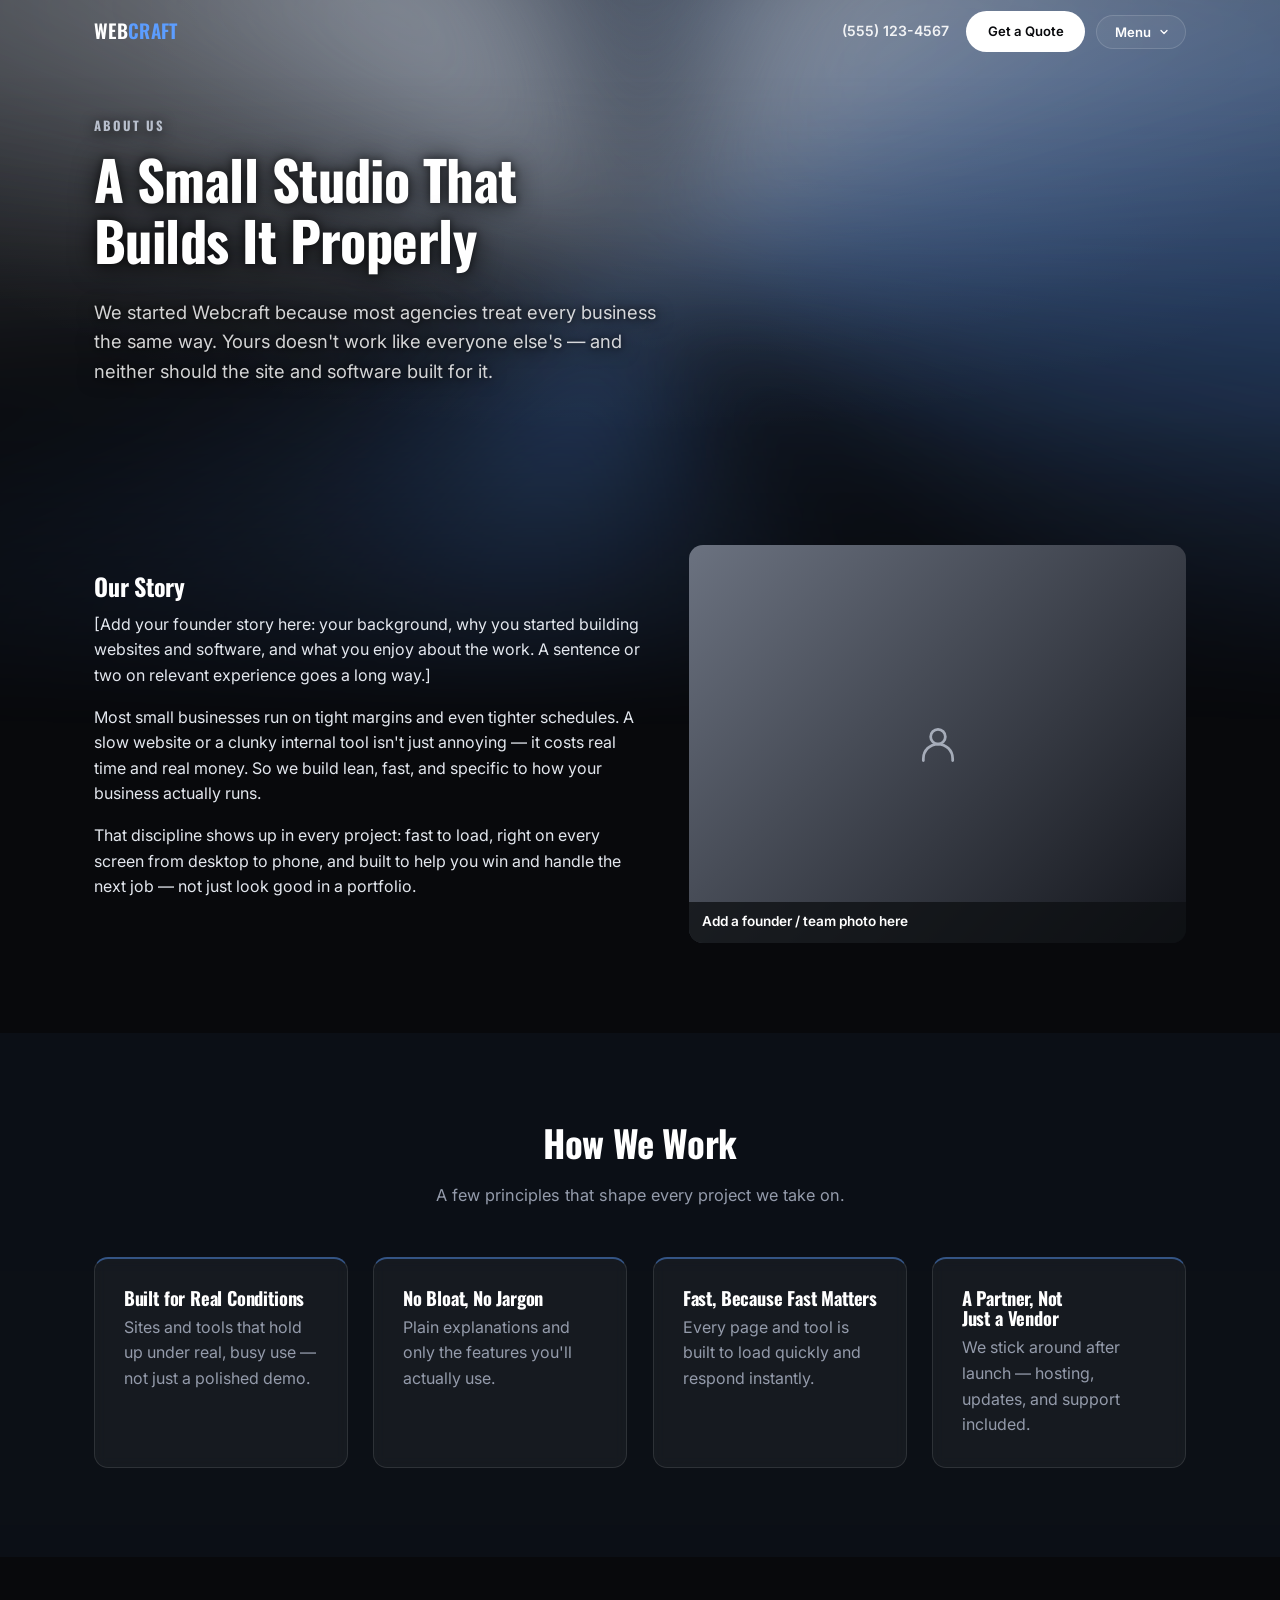
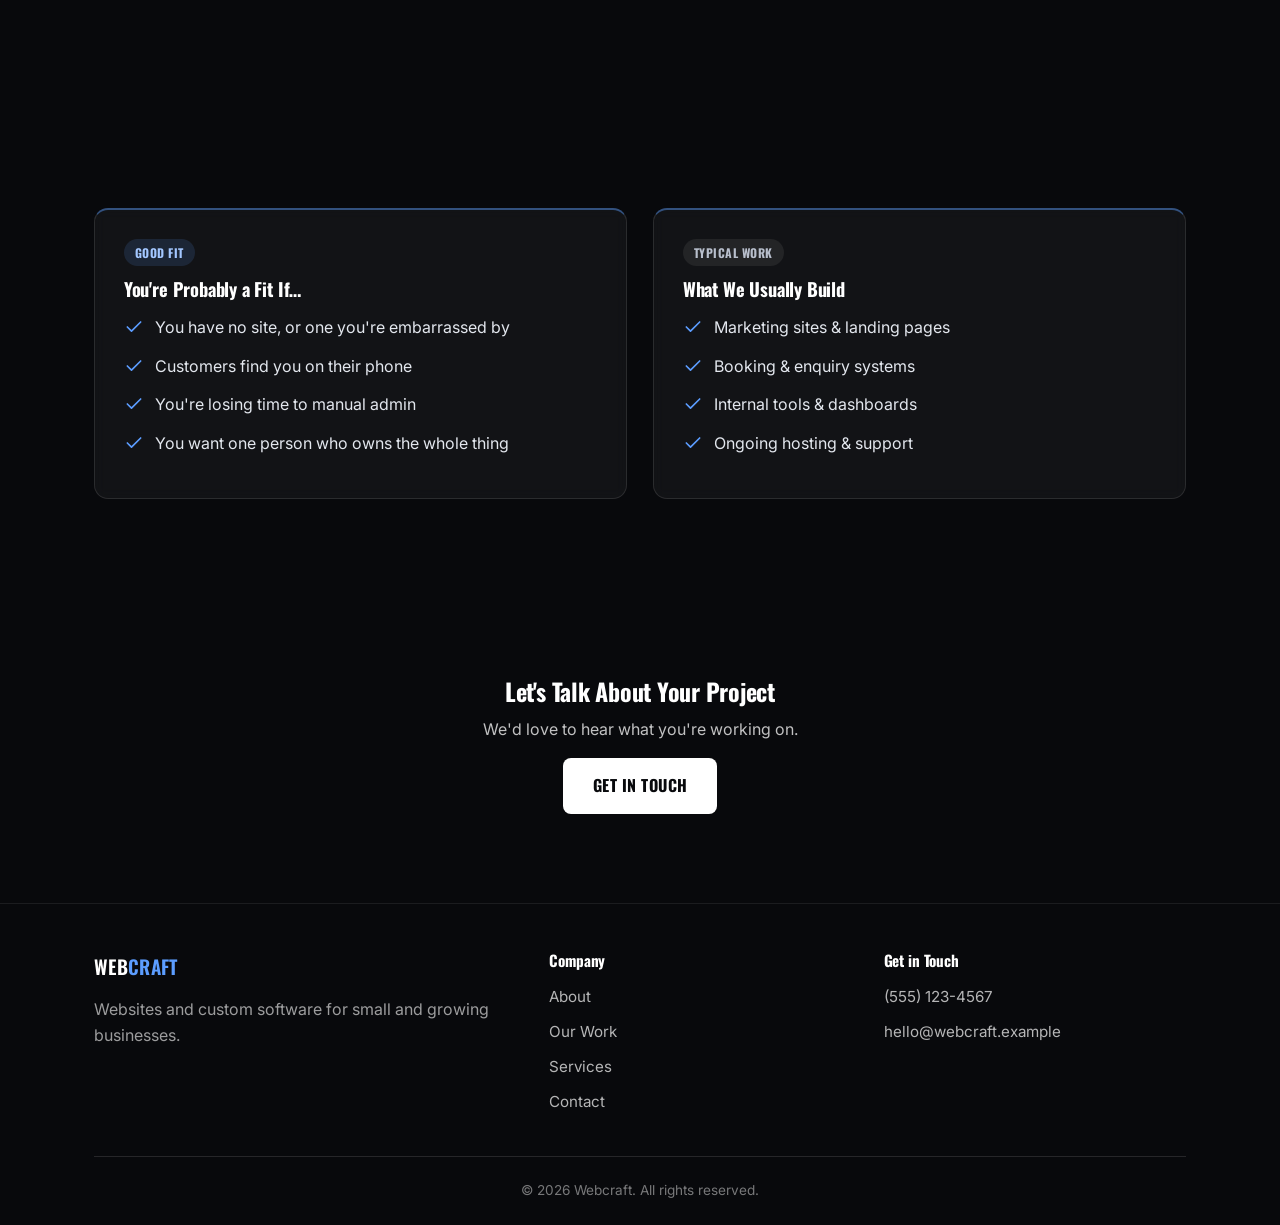
<file: about.html>
<!-- The founder story below is a fill-in-the-blank template — replace it
     with your own before publishing. See README.md for the full
     personalization checklist. -->
<!DOCTYPE html>
<html lang="en">
<head>
<meta charset="UTF-8">
<meta name="viewport" content="width=device-width, initial-scale=1.0">
<title>About | Webcraft</title>
<meta name="description" content="Who Webcraft is, how we work, and the kinds of businesses we build websites and custom software for.">
<link rel="preconnect" href="https://fonts.googleapis.com">
<link href="https://fonts.googleapis.com/css2?family=Oswald:wght@500;600;700&family=Inter:wght@400;600;700&display=swap" rel="stylesheet">
<link rel="icon" href="images/logo-icon.png" type="image/png">
<link rel="stylesheet" href="css/style.css?v=20">
</head>
<body>

<div class="hero-zone">
  <div class="hero-flow" aria-hidden="true"></div>
  <header class="site-header">
    <div class="nav-wrap">
      <a class="brand" href="index.html">
        <span class="brand-text">Web<span>craft</span></span>
      </a>
      <div class="nav-cta">
        <a class="nav-phone" href="tel:5551234567">(555) 123-4567</a>
        <a class="btn btn-primary" href="contact.html">Get a Quote</a>
        <button class="nav-toggle" aria-haspopup="true" aria-expanded="false">
          <span class="nav-toggle-label">Menu</span>
          <svg class="nav-toggle-chevron" viewBox="0 0 24 24" fill="none" stroke="currentColor" stroke-width="2.5" stroke-linecap="round" stroke-linejoin="round"><polyline points="6 9 12 15 18 9"/></svg>
        </button>
      </div>
      <nav class="nav-dropdown">
        <ul class="nav-links">
          <li><a href="index.html">Home</a></li>
          <li><a href="services.html">Services</a></li>
          <li><a href="work.html">Our Work</a></li>
          <li><a href="about.html" aria-current="page">About</a></li>
          <li><a href="contact.html">Contact</a></li>
        </ul>
      </nav>
    </div>
  </header>

  <section class="hero small">
    <div class="container">
      <span class="eyebrow">About Us</span>
      <h1>A Small Studio That Builds It Properly</h1>
      <p class="lead">We started Webcraft because most agencies treat every business the same way. Yours doesn't work like everyone else's — and neither should the site and software built for it.</p>
    </div>
  </section>
</div>

<section>
  <div class="container two-col">
    <div>
      <h2>Our Story</h2>
      <!-- Replace this paragraph with your real background/story. -->
      <p>[Add your founder story here: your background, why you started building websites and software, and what you enjoy about the work. A sentence or two on relevant experience goes a long way.]</p>
      <p>Most small businesses run on tight margins and even tighter schedules. A slow website or a clunky internal tool isn't just annoying — it costs real time and real money. So we build lean, fast, and specific to how your business actually runs.</p>
      <p>That discipline shows up in every project: fast to load, right on every screen from desktop to phone, and built to help you win and handle the next job — not just look good in a portfolio.</p>
    </div>
    <div class="photo-placeholder">
      <svg viewBox="0 0 24 24" fill="none" stroke="currentColor" stroke-width="1.5" stroke-linecap="round" stroke-linejoin="round"><circle cx="12" cy="8" r="4"/><path d="M4 21v-1a8 8 0 0 1 16 0v1"/></svg>
      <span class="cap">Add a founder / team photo here</span>
    </div>
  </div>
</section>

<section class="alt-bg">
  <div class="container">
    <div class="section-head">
      <h2>How We Work</h2>
      <p>A few principles that shape every project we take on.</p>
    </div>
    <div class="grid">
      <div class="card">
        <h3>Built for Real Conditions</h3>
        <p>Sites and tools that hold up under real, busy use — not just a polished demo.</p>
      </div>
      <div class="card">
        <h3>No Bloat, No Jargon</h3>
        <p>Plain explanations and only the features you'll actually use.</p>
      </div>
      <div class="card">
        <h3>Fast, Because Fast Matters</h3>
        <p>Every page and tool is built to load quickly and respond instantly.</p>
      </div>
      <div class="card">
        <h3>A Partner, Not Just a Vendor</h3>
        <p>We stick around after launch — hosting, updates, and support included.</p>
      </div>
    </div>
  </div>
</section>

<section>
  <div class="container">
    <div class="section-head">
      <h2>Who We Work With</h2>
      <p>We work with businesses of all kinds. What they have in common is wanting something built properly, once.</p>
    </div>
    <div class="grid" style="grid-template-columns: repeat(auto-fit, minmax(300px, 1fr));">
      <div class="card">
        <span class="tag tag-amber">Good Fit</span>
        <h3 style="margin-top: 0.8rem;">You're Probably a Fit If…</h3>
        <ul class="check-list" style="margin-top: 1rem;">
          <li><svg viewBox="0 0 24 24" fill="none" stroke="currentColor" stroke-width="2" stroke-linecap="round" stroke-linejoin="round"><polyline points="20 6 9 17 4 12"/></svg> You have no site, or one you're embarrassed by</li>
          <li><svg viewBox="0 0 24 24" fill="none" stroke="currentColor" stroke-width="2" stroke-linecap="round" stroke-linejoin="round"><polyline points="20 6 9 17 4 12"/></svg> Customers find you on their phone</li>
          <li><svg viewBox="0 0 24 24" fill="none" stroke="currentColor" stroke-width="2" stroke-linecap="round" stroke-linejoin="round"><polyline points="20 6 9 17 4 12"/></svg> You're losing time to manual admin</li>
          <li><svg viewBox="0 0 24 24" fill="none" stroke="currentColor" stroke-width="2" stroke-linecap="round" stroke-linejoin="round"><polyline points="20 6 9 17 4 12"/></svg> You want one person who owns the whole thing</li>
        </ul>
      </div>
      <div class="card">
        <span class="tag tag-steel">Typical Work</span>
        <h3 style="margin-top: 0.8rem;">What We Usually Build</h3>
        <ul class="check-list" style="margin-top: 1rem;">
          <li><svg viewBox="0 0 24 24" fill="none" stroke="currentColor" stroke-width="2" stroke-linecap="round" stroke-linejoin="round"><polyline points="20 6 9 17 4 12"/></svg> Marketing sites &amp; landing pages</li>
          <li><svg viewBox="0 0 24 24" fill="none" stroke="currentColor" stroke-width="2" stroke-linecap="round" stroke-linejoin="round"><polyline points="20 6 9 17 4 12"/></svg> Booking &amp; enquiry systems</li>
          <li><svg viewBox="0 0 24 24" fill="none" stroke="currentColor" stroke-width="2" stroke-linecap="round" stroke-linejoin="round"><polyline points="20 6 9 17 4 12"/></svg> Internal tools &amp; dashboards</li>
          <li><svg viewBox="0 0 24 24" fill="none" stroke="currentColor" stroke-width="2" stroke-linecap="round" stroke-linejoin="round"><polyline points="20 6 9 17 4 12"/></svg> Ongoing hosting &amp; support</li>
        </ul>
      </div>
    </div>
  </div>
</section>

<section class="cta-banner">
  <div class="container">
    <h2>Let's Talk About Your Project</h2>
    <p>We'd love to hear what you're working on.</p>
    <a class="btn btn-light" href="contact.html">Get in Touch</a>
  </div>
</section>

<footer class="site-footer">
  <div class="container">
    <div class="footer-grid">
      <div>
        <div class="footer-brand">
          <span>Web<span>craft</span></span>
        </div>
        <p>Websites and custom software for small and growing businesses.</p>
      </div>
      <div>
        <h4>Company</h4>
        <ul>
          <li><a href="about.html">About</a></li>
          <li><a href="work.html">Our Work</a></li>
          <li><a href="services.html">Services</a></li>
          <li><a href="contact.html">Contact</a></li>
        </ul>
      </div>
      <div>
        <h4>Get in Touch</h4>
        <ul>
          <li><a href="tel:5551234567">(555) 123-4567</a></li>
          <li><a href="mailto:hello@webcraft.example">hello@webcraft.example</a></li>
        </ul>
      </div>
    </div>
    <div class="footer-bottom">&copy; 2026 Webcraft. All rights reserved.</div>
  </div>
</footer>

<script src="js/nav.js?v=20"></script>
<script src="js/reveal.js?v=20"></script>
</body>
</html>
</file>
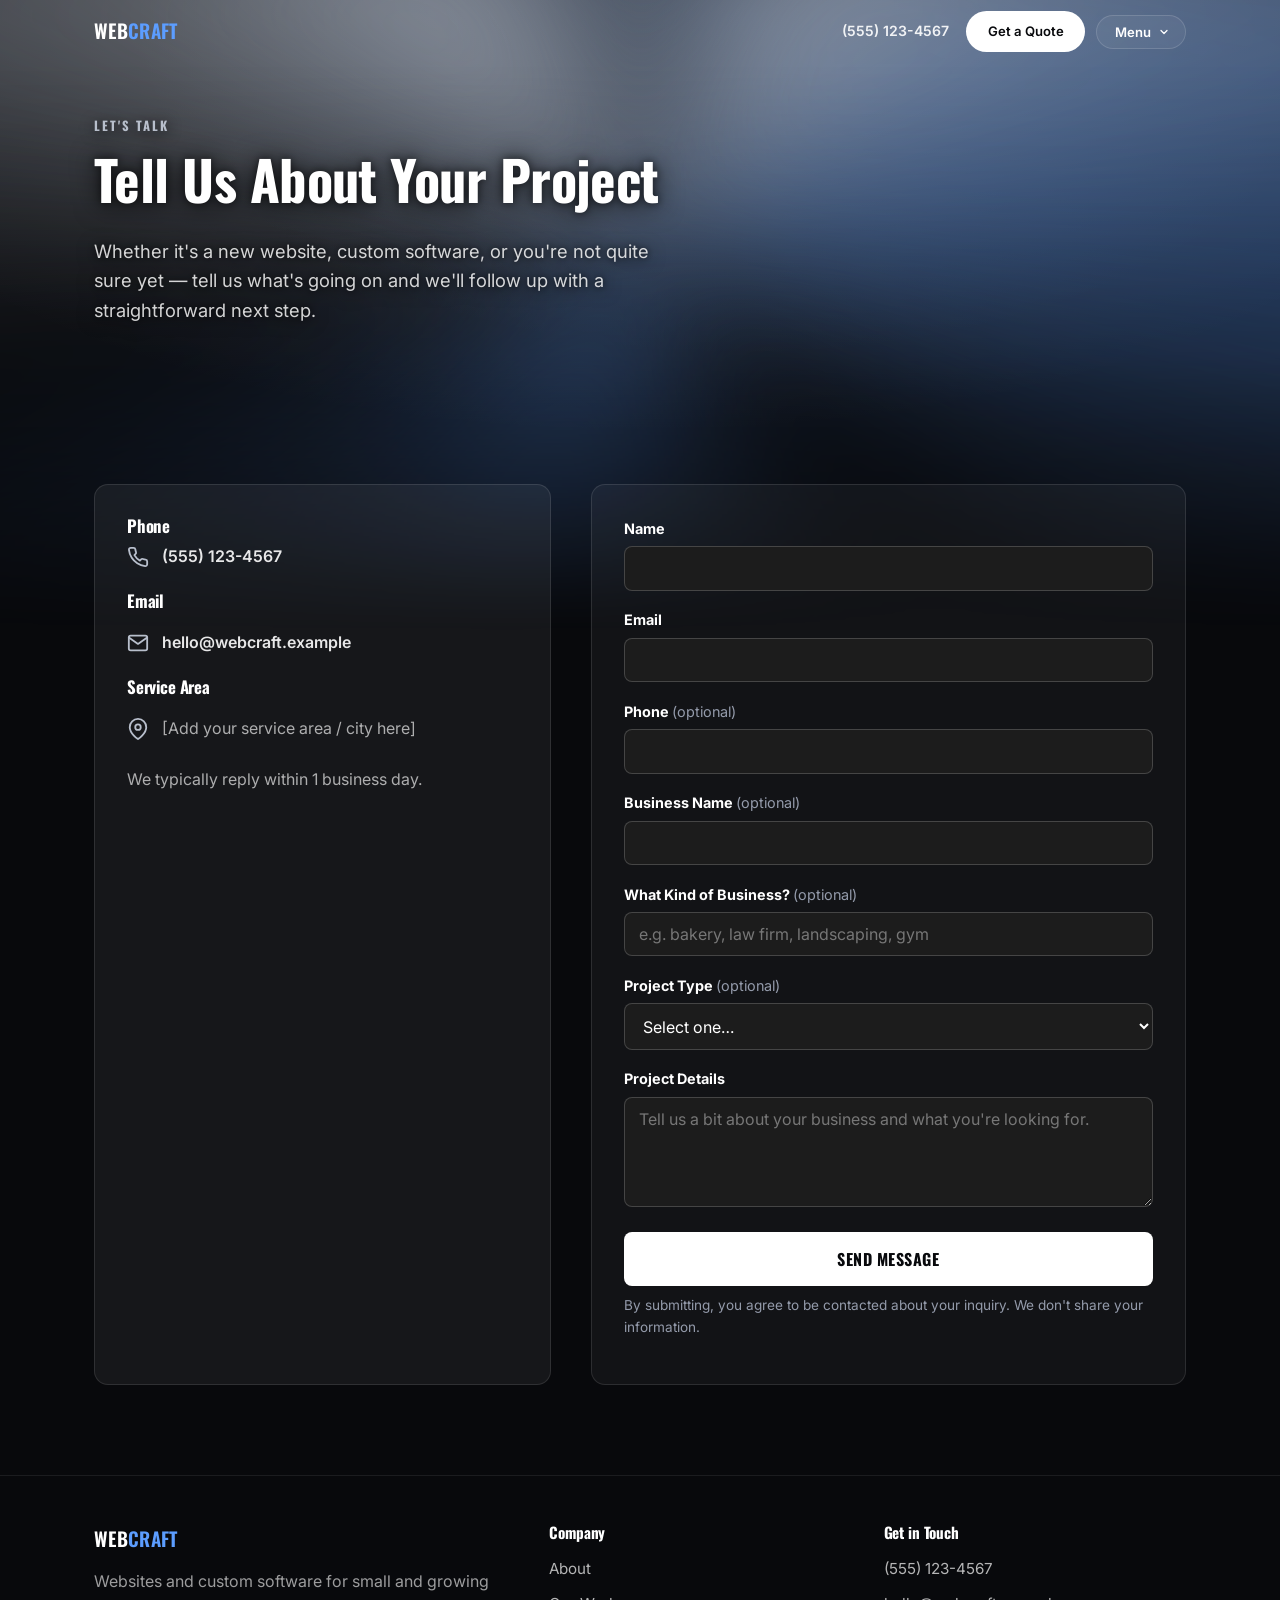
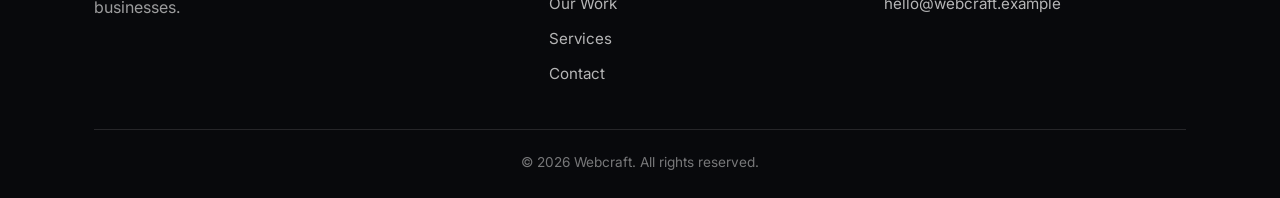
<file: contact.html>
<!-- Contact form uses Netlify Forms attributes (data-netlify, honeypot).
     It only actually delivers submissions once deployed on Netlify — see
     README.md for the Formspree fallback if hosting elsewhere. -->
<!DOCTYPE html>
<html lang="en">
<head>
<meta charset="UTF-8">
<meta name="viewport" content="width=device-width, initial-scale=1.0">
<title>Contact | Webcraft</title>
<meta name="description" content="Tell Webcraft about your project — get a straightforward quote back.">
<link rel="preconnect" href="https://fonts.googleapis.com">
<link href="https://fonts.googleapis.com/css2?family=Oswald:wght@500;600;700&family=Inter:wght@400;600;700&display=swap" rel="stylesheet">
<link rel="icon" href="images/logo-icon.png" type="image/png">
<link rel="stylesheet" href="css/style.css?v=20">
</head>
<body>

<div class="hero-zone">
  <div class="hero-flow" aria-hidden="true"></div>
  <header class="site-header">
    <div class="nav-wrap">
      <a class="brand" href="index.html">
        <span class="brand-text">Web<span>craft</span></span>
      </a>
      <div class="nav-cta">
        <a class="nav-phone" href="tel:5551234567">(555) 123-4567</a>
        <a class="btn btn-primary" href="contact.html">Get a Quote</a>
        <button class="nav-toggle" aria-haspopup="true" aria-expanded="false">
          <span class="nav-toggle-label">Menu</span>
          <svg class="nav-toggle-chevron" viewBox="0 0 24 24" fill="none" stroke="currentColor" stroke-width="2.5" stroke-linecap="round" stroke-linejoin="round"><polyline points="6 9 12 15 18 9"/></svg>
        </button>
      </div>
      <nav class="nav-dropdown">
        <ul class="nav-links">
          <li><a href="index.html">Home</a></li>
          <li><a href="services.html">Services</a></li>
          <li><a href="work.html">Our Work</a></li>
          <li><a href="about.html">About</a></li>
          <li><a href="contact.html" aria-current="page">Contact</a></li>
        </ul>
      </nav>
    </div>
  </header>

  <section class="hero small">
    <div class="container">
      <span class="eyebrow">Let's Talk</span>
      <h1>Tell Us About Your Project</h1>
      <p class="lead">Whether it's a new website, custom software, or you're not quite sure yet — tell us what's going on and we'll follow up with a straightforward next step.</p>
    </div>
  </section>
</div>

<section>
  <div class="container contact-grid">
    <div class="contact-info-card">
      <h3>Phone</h3>
      <div class="row">
        <svg viewBox="0 0 24 24" fill="none" stroke="currentColor" stroke-width="2" stroke-linecap="round" stroke-linejoin="round"><path d="M22 16.92v3a2 2 0 0 1-2.18 2 19.79 19.79 0 0 1-8.63-3.07 19.5 19.5 0 0 1-6-6 19.79 19.79 0 0 1-3.07-8.67A2 2 0 0 1 4.11 2h3a2 2 0 0 1 2 1.72c.127.96.361 1.903.7 2.81a2 2 0 0 1-.45 2.11L8.09 9.91a16 16 0 0 0 6 6l1.27-1.27a2 2 0 0 1 2.11-.45c.907.339 1.85.573 2.81.7A2 2 0 0 1 22 16.92z"/></svg>
        <a href="tel:5551234567">(555) 123-4567</a>
      </div>
      <h3>Email</h3>
      <div class="row">
        <svg viewBox="0 0 24 24" fill="none" stroke="currentColor" stroke-width="2" stroke-linecap="round" stroke-linejoin="round"><path d="M4 4h16c1.1 0 2 .9 2 2v12c0 1.1-.9 2-2 2H4c-1.1 0-2-.9-2-2V6c0-1.1.9-2 2-2z"/><polyline points="22,6 12,13 2,6"/></svg>
        <a href="mailto:hello@webcraft.example">hello@webcraft.example</a>
      </div>
      <h3>Service Area</h3>
      <div class="row">
        <svg viewBox="0 0 24 24" fill="none" stroke="currentColor" stroke-width="2" stroke-linecap="round" stroke-linejoin="round"><path d="M21 10c0 7-9 13-9 13s-9-6-9-13a9 9 0 0 1 18 0z"/><circle cx="12" cy="10" r="3"/></svg>
        <p style="margin: 0;">[Add your service area / city here]</p>
      </div>
      <p style="margin-top: 1.6rem;">We typically reply within 1 business day.</p>
    </div>

    <div class="form-card">
      <form id="contact-form" name="contact" method="POST" data-netlify="true" netlify-honeypot="bot-field">
        <input type="hidden" name="form-name" value="contact">
        <div class="hp-field">
          <label for="bot-field">Leave this field blank</label>
          <input type="text" id="bot-field" name="bot-field" tabindex="-1" autocomplete="off">
        </div>

        <div class="form-row">
          <label for="name">Name</label>
          <input type="text" id="name" name="name" autocomplete="name">
          <span class="form-error">Name is required.</span>
        </div>

        <div class="form-row">
          <label for="email">Email</label>
          <input type="email" id="email" name="email" autocomplete="email">
          <span class="form-error">Enter a valid email address.</span>
        </div>

        <div class="form-row">
          <label for="phone">Phone <span style="font-weight: 400; color: var(--ink-light);">(optional)</span></label>
          <input type="tel" id="phone" name="phone" autocomplete="tel">
        </div>

        <div class="form-row">
          <label for="business">Business Name <span style="font-weight: 400; color: var(--ink-light);">(optional)</span></label>
          <input type="text" id="business" name="business" autocomplete="organization">
        </div>

        <div class="form-row">
          <label for="industry">What Kind of Business? <span style="font-weight: 400; color: var(--ink-light);">(optional)</span></label>
          <input type="text" id="industry" name="industry" placeholder="e.g. bakery, law firm, landscaping, gym">
        </div>

        <div class="form-row">
          <label for="project-type">Project Type <span style="font-weight: 400; color: var(--ink-light);">(optional)</span></label>
          <select id="project-type" name="project-type">
            <option value="">Select one…</option>
            <option value="New Website">New Website</option>
            <option value="Custom Software">Custom Software</option>
            <option value="SEO & Local Search">SEO &amp; Local Search</option>
            <option value="Hosting & Maintenance">Hosting &amp; Maintenance</option>
            <option value="Not Sure Yet">Not Sure Yet</option>
          </select>
        </div>

        <div class="form-row">
          <label for="message">Project Details</label>
          <textarea id="message" name="message" placeholder="Tell us a bit about your business and what you're looking for."></textarea>
          <span class="form-error">Please add a few details about your project.</span>
        </div>

        <button type="submit" class="btn btn-primary" style="width: 100%;">Send Message</button>
        <p class="form-note">By submitting, you agree to be contacted about your inquiry. We don't share your information.</p>
      </form>

      <div id="form-success" class="form-success">
        <h3>Message Sent</h3>
        <p>Thanks for reaching out — we'll get back to you within one business day.</p>
      </div>
    </div>
  </div>
</section>

<footer class="site-footer">
  <div class="container">
    <div class="footer-grid">
      <div>
        <div class="footer-brand">
          <span>Web<span>craft</span></span>
        </div>
        <p>Websites and custom software for small and growing businesses.</p>
      </div>
      <div>
        <h4>Company</h4>
        <ul>
          <li><a href="about.html">About</a></li>
          <li><a href="work.html">Our Work</a></li>
          <li><a href="services.html">Services</a></li>
          <li><a href="contact.html">Contact</a></li>
        </ul>
      </div>
      <div>
        <h4>Get in Touch</h4>
        <ul>
          <li><a href="tel:5551234567">(555) 123-4567</a></li>
          <li><a href="mailto:hello@webcraft.example">hello@webcraft.example</a></li>
        </ul>
      </div>
    </div>
    <div class="footer-bottom">&copy; 2026 Webcraft. All rights reserved.</div>
  </div>
</footer>

<script src="js/nav.js?v=20"></script>
<script src="js/reveal.js?v=20"></script>
<script src="js/form.js?v=20"></script>
</body>
</html>
</file>
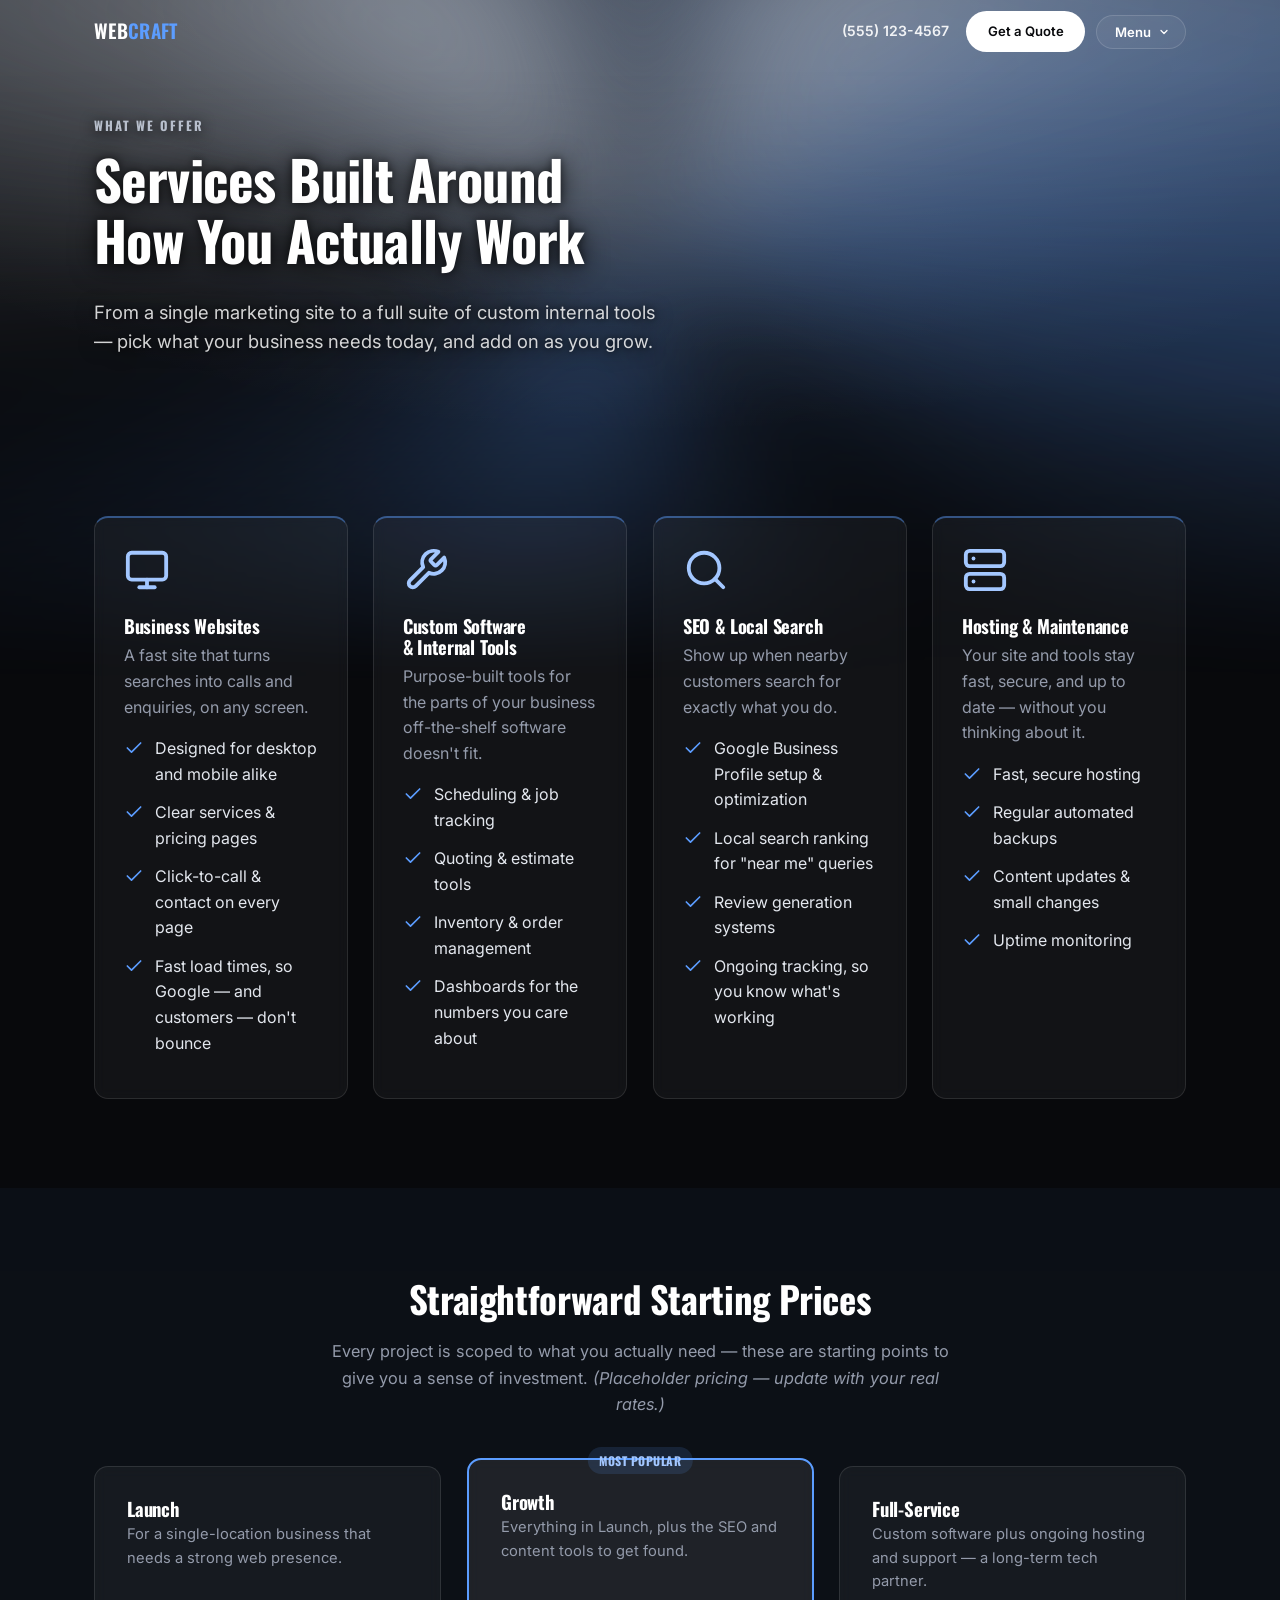
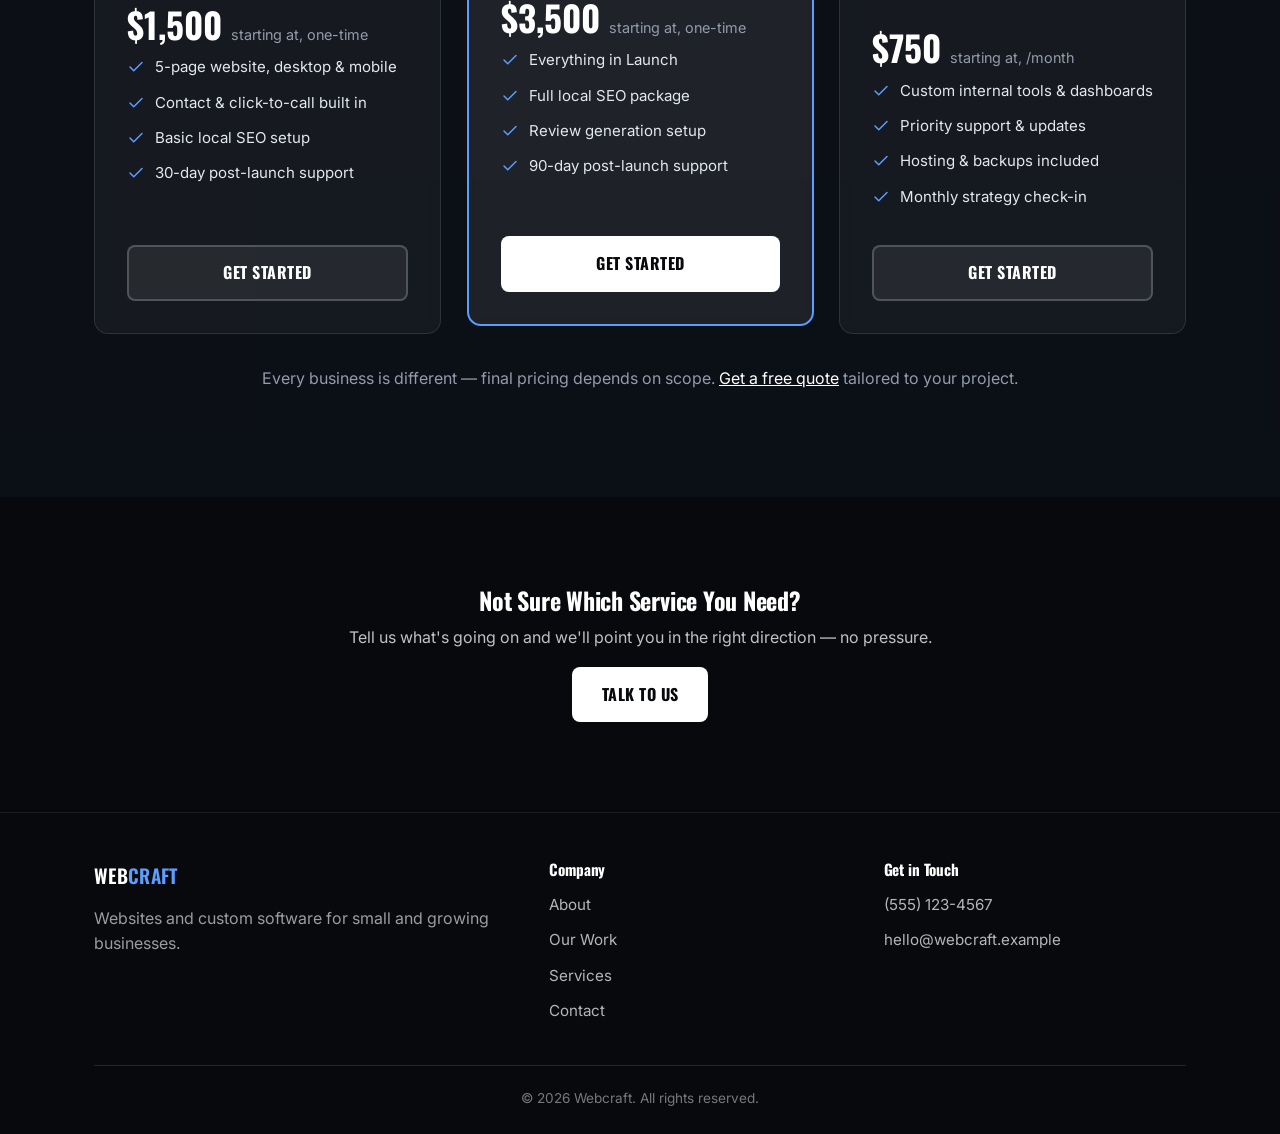
<file: services.html>
<!DOCTYPE html>
<html lang="en">
<head>
<meta charset="UTF-8">
<meta name="viewport" content="width=device-width, initial-scale=1.0">
<title>Services &amp; Pricing | Webcraft</title>
<meta name="description" content="Websites, custom software, SEO, and hosting for small and growing businesses — with straightforward starting prices.">
<link rel="preconnect" href="https://fonts.googleapis.com">
<link href="https://fonts.googleapis.com/css2?family=Oswald:wght@500;600;700&family=Inter:wght@400;600;700&display=swap" rel="stylesheet">
<link rel="icon" href="images/logo-icon.png" type="image/png">
<link rel="stylesheet" href="css/style.css?v=20">
</head>
<body>

<div class="hero-zone">
  <div class="hero-flow" aria-hidden="true"></div>
  <header class="site-header">
    <div class="nav-wrap">
      <a class="brand" href="index.html">
        <span class="brand-text">Web<span>craft</span></span>
      </a>
      <div class="nav-cta">
        <a class="nav-phone" href="tel:5551234567">(555) 123-4567</a>
        <a class="btn btn-primary" href="contact.html">Get a Quote</a>
        <button class="nav-toggle" aria-haspopup="true" aria-expanded="false">
          <span class="nav-toggle-label">Menu</span>
          <svg class="nav-toggle-chevron" viewBox="0 0 24 24" fill="none" stroke="currentColor" stroke-width="2.5" stroke-linecap="round" stroke-linejoin="round"><polyline points="6 9 12 15 18 9"/></svg>
        </button>
      </div>
      <nav class="nav-dropdown">
        <ul class="nav-links">
          <li><a href="index.html">Home</a></li>
          <li><a href="services.html" aria-current="page">Services</a></li>
          <li><a href="work.html">Our Work</a></li>
          <li><a href="about.html">About</a></li>
          <li><a href="contact.html">Contact</a></li>
        </ul>
      </nav>
    </div>
  </header>

  <section class="hero small">
    <div class="container">
      <span class="eyebrow">What We Offer</span>
      <h1>Services Built Around How You Actually Work</h1>
      <p class="lead">From a single marketing site to a full suite of custom internal tools — pick what your business needs today, and add on as you grow.</p>
    </div>
  </section>
</div>

<section>
  <div class="container">
    <div class="grid">
      <div class="card">
        <svg class="icon" viewBox="0 0 24 24" fill="none" stroke="currentColor" stroke-width="2" stroke-linecap="round" stroke-linejoin="round"><rect x="2" y="3" width="20" height="14" rx="2"/><line x1="8" y1="21" x2="16" y2="21"/><line x1="12" y1="17" x2="12" y2="21"/></svg>
        <h3>Business Websites</h3>
        <p>A fast site that turns searches into calls and enquiries, on any screen.</p>
        <ul class="check-list" style="margin-top: 1rem;">
          <li><svg viewBox="0 0 24 24" fill="none" stroke="currentColor" stroke-width="2" stroke-linecap="round" stroke-linejoin="round"><polyline points="20 6 9 17 4 12"/></svg> Designed for desktop and mobile alike</li>
          <li><svg viewBox="0 0 24 24" fill="none" stroke="currentColor" stroke-width="2" stroke-linecap="round" stroke-linejoin="round"><polyline points="20 6 9 17 4 12"/></svg> Clear services &amp; pricing pages</li>
          <li><svg viewBox="0 0 24 24" fill="none" stroke="currentColor" stroke-width="2" stroke-linecap="round" stroke-linejoin="round"><polyline points="20 6 9 17 4 12"/></svg> Click-to-call &amp; contact on every page</li>
          <li><svg viewBox="0 0 24 24" fill="none" stroke="currentColor" stroke-width="2" stroke-linecap="round" stroke-linejoin="round"><polyline points="20 6 9 17 4 12"/></svg> Fast load times, so Google — and customers — don't bounce</li>
        </ul>
      </div>
      <div class="card">
        <svg class="icon" viewBox="0 0 24 24" fill="none" stroke="currentColor" stroke-width="2" stroke-linecap="round" stroke-linejoin="round"><path d="M14.7 6.3a1 1 0 0 0 0 1.4l1.6 1.6a1 1 0 0 0 1.4 0l3.77-3.77a6 6 0 0 1-7.94 7.94l-6.91 6.91a2.12 2.12 0 0 1-3-3l6.91-6.91a6 6 0 0 1 7.94-7.94l-3.76 3.76z"/></svg>
        <h3>Custom Software &amp; Internal Tools</h3>
        <p>Purpose-built tools for the parts of your business off-the-shelf software doesn't fit.</p>
        <ul class="check-list" style="margin-top: 1rem;">
          <li><svg viewBox="0 0 24 24" fill="none" stroke="currentColor" stroke-width="2" stroke-linecap="round" stroke-linejoin="round"><polyline points="20 6 9 17 4 12"/></svg> Scheduling &amp; job tracking</li>
          <li><svg viewBox="0 0 24 24" fill="none" stroke="currentColor" stroke-width="2" stroke-linecap="round" stroke-linejoin="round"><polyline points="20 6 9 17 4 12"/></svg> Quoting &amp; estimate tools</li>
          <li><svg viewBox="0 0 24 24" fill="none" stroke="currentColor" stroke-width="2" stroke-linecap="round" stroke-linejoin="round"><polyline points="20 6 9 17 4 12"/></svg> Inventory &amp; order management</li>
          <li><svg viewBox="0 0 24 24" fill="none" stroke="currentColor" stroke-width="2" stroke-linecap="round" stroke-linejoin="round"><polyline points="20 6 9 17 4 12"/></svg> Dashboards for the numbers you care about</li>
        </ul>
      </div>
      <div class="card">
        <svg class="icon" viewBox="0 0 24 24" fill="none" stroke="currentColor" stroke-width="2" stroke-linecap="round" stroke-linejoin="round"><circle cx="11" cy="11" r="8"/><line x1="21" y1="21" x2="16.65" y2="16.65"/></svg>
        <h3>SEO &amp; Local Search</h3>
        <p>Show up when nearby customers search for exactly what you do.</p>
        <ul class="check-list" style="margin-top: 1rem;">
          <li><svg viewBox="0 0 24 24" fill="none" stroke="currentColor" stroke-width="2" stroke-linecap="round" stroke-linejoin="round"><polyline points="20 6 9 17 4 12"/></svg> Google Business Profile setup &amp; optimization</li>
          <li><svg viewBox="0 0 24 24" fill="none" stroke="currentColor" stroke-width="2" stroke-linecap="round" stroke-linejoin="round"><polyline points="20 6 9 17 4 12"/></svg> Local search ranking for "near me" queries</li>
          <li><svg viewBox="0 0 24 24" fill="none" stroke="currentColor" stroke-width="2" stroke-linecap="round" stroke-linejoin="round"><polyline points="20 6 9 17 4 12"/></svg> Review generation systems</li>
          <li><svg viewBox="0 0 24 24" fill="none" stroke="currentColor" stroke-width="2" stroke-linecap="round" stroke-linejoin="round"><polyline points="20 6 9 17 4 12"/></svg> Ongoing tracking, so you know what's working</li>
        </ul>
      </div>
      <div class="card">
        <svg class="icon" viewBox="0 0 24 24" fill="none" stroke="currentColor" stroke-width="2" stroke-linecap="round" stroke-linejoin="round"><rect x="2" y="2" width="20" height="8" rx="2" ry="2"/><rect x="2" y="14" width="20" height="8" rx="2" ry="2"/><line x1="6" y1="6" x2="6.01" y2="6"/><line x1="6" y1="18" x2="6.01" y2="18"/></svg>
        <h3>Hosting &amp; Maintenance</h3>
        <p>Your site and tools stay fast, secure, and up to date — without you thinking about it.</p>
        <ul class="check-list" style="margin-top: 1rem;">
          <li><svg viewBox="0 0 24 24" fill="none" stroke="currentColor" stroke-width="2" stroke-linecap="round" stroke-linejoin="round"><polyline points="20 6 9 17 4 12"/></svg> Fast, secure hosting</li>
          <li><svg viewBox="0 0 24 24" fill="none" stroke="currentColor" stroke-width="2" stroke-linecap="round" stroke-linejoin="round"><polyline points="20 6 9 17 4 12"/></svg> Regular automated backups</li>
          <li><svg viewBox="0 0 24 24" fill="none" stroke="currentColor" stroke-width="2" stroke-linecap="round" stroke-linejoin="round"><polyline points="20 6 9 17 4 12"/></svg> Content updates &amp; small changes</li>
          <li><svg viewBox="0 0 24 24" fill="none" stroke="currentColor" stroke-width="2" stroke-linecap="round" stroke-linejoin="round"><polyline points="20 6 9 17 4 12"/></svg> Uptime monitoring</li>
        </ul>
      </div>
    </div>
  </div>
</section>

<section class="alt-bg">
  <div class="container">
    <div class="section-head">
      <h2>Straightforward Starting Prices</h2>
      <p>Every project is scoped to what you actually need — these are starting points to give you a sense of investment. <em>(Placeholder pricing — update with your real rates.)</em></p>
    </div>
    <div class="pricing-grid">
      <div class="price-card">
        <h3>Launch</h3>
        <p class="price-desc">For a single-location business that needs a strong web presence.</p>
        <div class="price">$1,500 <small>starting at, one-time</small></div>
        <ul>
          <li><svg viewBox="0 0 24 24" fill="none" stroke="currentColor" stroke-width="2" stroke-linecap="round" stroke-linejoin="round"><polyline points="20 6 9 17 4 12"/></svg> 5-page website, desktop &amp; mobile</li>
          <li><svg viewBox="0 0 24 24" fill="none" stroke="currentColor" stroke-width="2" stroke-linecap="round" stroke-linejoin="round"><polyline points="20 6 9 17 4 12"/></svg> Contact &amp; click-to-call built in</li>
          <li><svg viewBox="0 0 24 24" fill="none" stroke="currentColor" stroke-width="2" stroke-linecap="round" stroke-linejoin="round"><polyline points="20 6 9 17 4 12"/></svg> Basic local SEO setup</li>
          <li><svg viewBox="0 0 24 24" fill="none" stroke="currentColor" stroke-width="2" stroke-linecap="round" stroke-linejoin="round"><polyline points="20 6 9 17 4 12"/></svg> 30-day post-launch support</li>
        </ul>
        <a class="btn btn-dark" href="contact.html">Get Started</a>
      </div>
      <div class="price-card featured">
        <span class="badge tag tag-amber">Most Popular</span>
        <h3>Growth</h3>
        <p class="price-desc">Everything in Launch, plus the SEO and content tools to get found.</p>
        <div class="price">$3,500 <small>starting at, one-time</small></div>
        <ul>
          <li><svg viewBox="0 0 24 24" fill="none" stroke="currentColor" stroke-width="2" stroke-linecap="round" stroke-linejoin="round"><polyline points="20 6 9 17 4 12"/></svg> Everything in Launch</li>
          <li><svg viewBox="0 0 24 24" fill="none" stroke="currentColor" stroke-width="2" stroke-linecap="round" stroke-linejoin="round"><polyline points="20 6 9 17 4 12"/></svg> Full local SEO package</li>
          <li><svg viewBox="0 0 24 24" fill="none" stroke="currentColor" stroke-width="2" stroke-linecap="round" stroke-linejoin="round"><polyline points="20 6 9 17 4 12"/></svg> Review generation setup</li>
          <li><svg viewBox="0 0 24 24" fill="none" stroke="currentColor" stroke-width="2" stroke-linecap="round" stroke-linejoin="round"><polyline points="20 6 9 17 4 12"/></svg> 90-day post-launch support</li>
        </ul>
        <a class="btn btn-primary" href="contact.html">Get Started</a>
      </div>
      <div class="price-card">
        <h3>Full-Service</h3>
        <p class="price-desc">Custom software plus ongoing hosting and support — a long-term tech partner.</p>
        <div class="price">$750 <small>starting at, /month</small></div>
        <ul>
          <li><svg viewBox="0 0 24 24" fill="none" stroke="currentColor" stroke-width="2" stroke-linecap="round" stroke-linejoin="round"><polyline points="20 6 9 17 4 12"/></svg> Custom internal tools &amp; dashboards</li>
          <li><svg viewBox="0 0 24 24" fill="none" stroke="currentColor" stroke-width="2" stroke-linecap="round" stroke-linejoin="round"><polyline points="20 6 9 17 4 12"/></svg> Priority support &amp; updates</li>
          <li><svg viewBox="0 0 24 24" fill="none" stroke="currentColor" stroke-width="2" stroke-linecap="round" stroke-linejoin="round"><polyline points="20 6 9 17 4 12"/></svg> Hosting &amp; backups included</li>
          <li><svg viewBox="0 0 24 24" fill="none" stroke="currentColor" stroke-width="2" stroke-linecap="round" stroke-linejoin="round"><polyline points="20 6 9 17 4 12"/></svg> Monthly strategy check-in</li>
        </ul>
        <a class="btn btn-dark" href="contact.html">Get Started</a>
      </div>
    </div>
    <p style="text-align: center; margin-top: 2rem; color: var(--ink-light);">Every business is different — final pricing depends on scope. <a href="contact.html">Get a free quote</a> tailored to your project.</p>
  </div>
</section>

<section class="cta-banner">
  <div class="container">
    <h2>Not Sure Which Service You Need?</h2>
    <p>Tell us what's going on and we'll point you in the right direction — no pressure.</p>
    <a class="btn btn-light" href="contact.html">Talk to Us</a>
  </div>
</section>

<footer class="site-footer">
  <div class="container">
    <div class="footer-grid">
      <div>
        <div class="footer-brand">
          <span>Web<span>craft</span></span>
        </div>
        <p>Websites and custom software for small and growing businesses.</p>
      </div>
      <div>
        <h4>Company</h4>
        <ul>
          <li><a href="about.html">About</a></li>
          <li><a href="work.html">Our Work</a></li>
          <li><a href="services.html">Services</a></li>
          <li><a href="contact.html">Contact</a></li>
        </ul>
      </div>
      <div>
        <h4>Get in Touch</h4>
        <ul>
          <li><a href="tel:5551234567">(555) 123-4567</a></li>
          <li><a href="mailto:hello@webcraft.example">hello@webcraft.example</a></li>
        </ul>
      </div>
    </div>
    <div class="footer-bottom">&copy; 2026 Webcraft. All rights reserved.</div>
  </div>
</footer>

<script src="js/nav.js?v=20"></script>
<script src="js/reveal.js?v=20"></script>
</body>
</html>
</file>
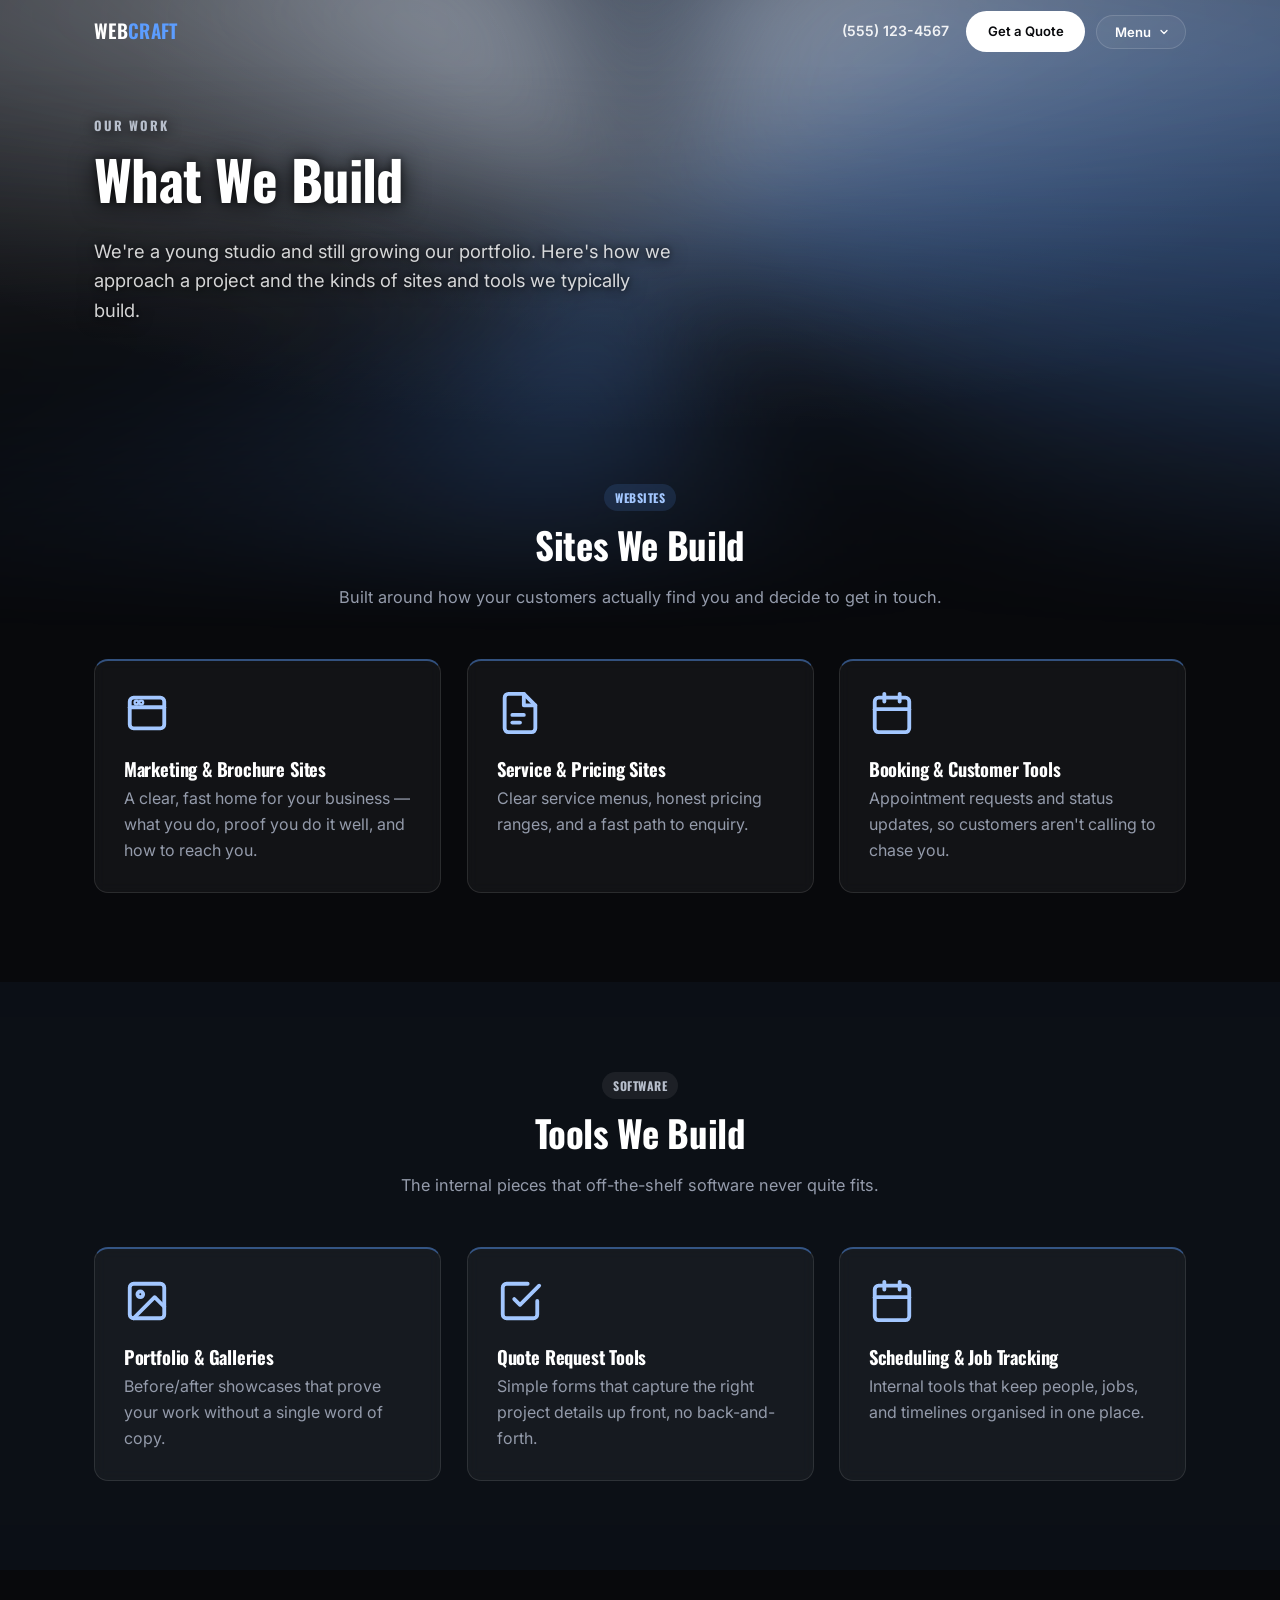
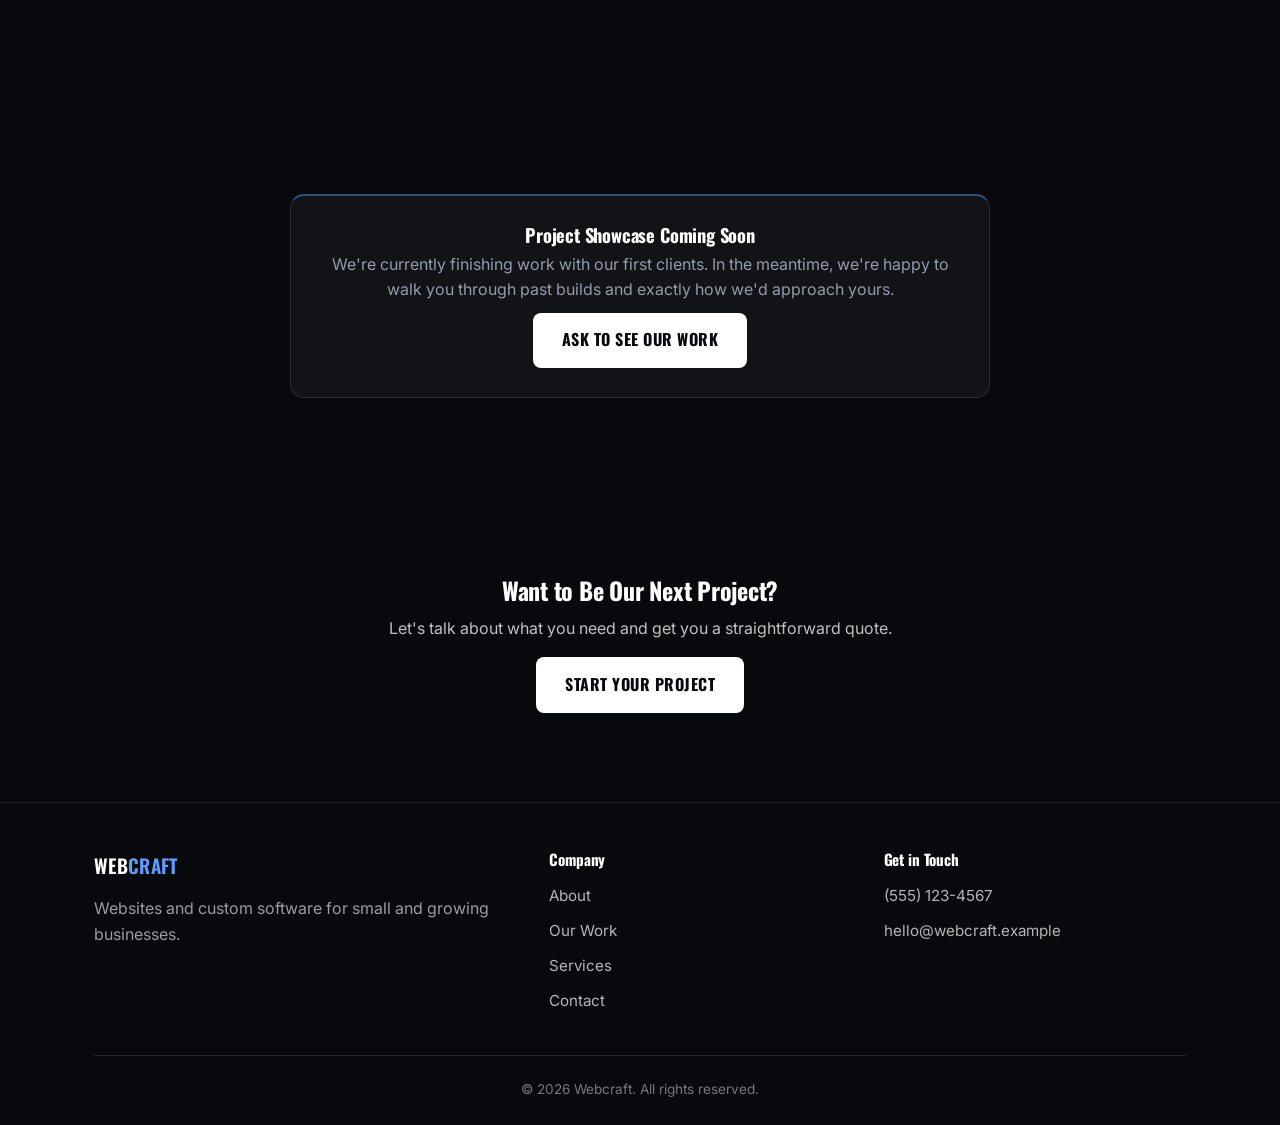
<file: work.html>
<!DOCTYPE html>
<html lang="en">
<head>
<meta charset="UTF-8">
<meta name="viewport" content="width=device-width, initial-scale=1.0">
<title>Our Work | Webcraft</title>
<meta name="description" content="How Webcraft approaches a project, what we build, and a live example of our build quality.">
<link rel="preconnect" href="https://fonts.googleapis.com">
<link href="https://fonts.googleapis.com/css2?family=Oswald:wght@500;600;700&family=Inter:wght@400;600;700&display=swap" rel="stylesheet">
<link rel="icon" href="images/logo-icon.png" type="image/png">
<link rel="stylesheet" href="css/style.css?v=20">
</head>
<body>

<div class="hero-zone">
  <div class="hero-flow" aria-hidden="true"></div>
  <header class="site-header">
    <div class="nav-wrap">
      <a class="brand" href="index.html">
        <span class="brand-text">Web<span>craft</span></span>
      </a>
      <div class="nav-cta">
        <a class="nav-phone" href="tel:5551234567">(555) 123-4567</a>
        <a class="btn btn-primary" href="contact.html">Get a Quote</a>
        <button class="nav-toggle" aria-haspopup="true" aria-expanded="false">
          <span class="nav-toggle-label">Menu</span>
          <svg class="nav-toggle-chevron" viewBox="0 0 24 24" fill="none" stroke="currentColor" stroke-width="2.5" stroke-linecap="round" stroke-linejoin="round"><polyline points="6 9 12 15 18 9"/></svg>
        </button>
      </div>
      <nav class="nav-dropdown">
        <ul class="nav-links">
          <li><a href="index.html">Home</a></li>
          <li><a href="services.html">Services</a></li>
          <li><a href="work.html" aria-current="page">Our Work</a></li>
          <li><a href="about.html">About</a></li>
          <li><a href="contact.html">Contact</a></li>
        </ul>
      </nav>
    </div>
  </header>

  <section class="hero small">
    <div class="container">
      <span class="eyebrow">Our Work</span>
      <h1>What We Build</h1>
      <p class="lead">We're a young studio and still growing our portfolio. Here's how we approach a project and the kinds of sites and tools we typically build.</p>
    </div>
  </section>
</div>

<section>
  <div class="container">
    <div class="section-head">
      <span class="tag tag-amber" style="margin-bottom: 0.8rem;">Websites</span>
      <h2>Sites We Build</h2>
      <p>Built around how your customers actually find you and decide to get in touch.</p>
    </div>
    <div class="grid">
      <div class="card">
        <svg class="icon" viewBox="0 0 24 24" fill="none" stroke="currentColor" stroke-width="2" stroke-linecap="round" stroke-linejoin="round"><rect x="3" y="4" width="18" height="16" rx="2"/><line x1="3" y1="9" x2="21" y2="9"/><circle cx="6.5" cy="6.5" r="0.6"/><circle cx="9" cy="6.5" r="0.6"/></svg>
        <h3>Marketing &amp; Brochure Sites</h3>
        <p>A clear, fast home for your business — what you do, proof you do it well, and how to reach you.</p>
      </div>
      <div class="card">
        <svg class="icon" viewBox="0 0 24 24" fill="none" stroke="currentColor" stroke-width="2" stroke-linecap="round" stroke-linejoin="round"><path d="M14 2H6a2 2 0 0 0-2 2v16a2 2 0 0 0 2 2h12a2 2 0 0 0 2-2V8z"/><polyline points="14 2 14 8 20 8"/><line x1="8" y1="13" x2="14" y2="13"/><line x1="8" y1="17" x2="12" y2="17"/></svg>
        <h3>Service &amp; Pricing Sites</h3>
        <p>Clear service menus, honest pricing ranges, and a fast path to enquiry.</p>
      </div>
      <div class="card">
        <svg class="icon" viewBox="0 0 24 24" fill="none" stroke="currentColor" stroke-width="2" stroke-linecap="round" stroke-linejoin="round"><rect x="3" y="4" width="18" height="18" rx="2"/><line x1="16" y1="2" x2="16" y2="6"/><line x1="8" y1="2" x2="8" y2="6"/><line x1="3" y1="10" x2="21" y2="10"/></svg>
        <h3>Booking &amp; Customer Tools</h3>
        <p>Appointment requests and status updates, so customers aren't calling to chase you.</p>
      </div>
    </div>
  </div>
</section>

<section class="alt-bg">
  <div class="container">
    <div class="section-head">
      <span class="tag tag-steel" style="margin-bottom: 0.8rem;">Software</span>
      <h2>Tools We Build</h2>
      <p>The internal pieces that off-the-shelf software never quite fits.</p>
    </div>
    <div class="grid">
      <div class="card">
        <svg class="icon" viewBox="0 0 24 24" fill="none" stroke="currentColor" stroke-width="2" stroke-linecap="round" stroke-linejoin="round"><rect x="3" y="3" width="18" height="18" rx="2"/><circle cx="8.5" cy="8.5" r="1.5"/><path d="M21 15l-5-5L5 21"/></svg>
        <h3>Portfolio &amp; Galleries</h3>
        <p>Before/after showcases that prove your work without a single word of copy.</p>
      </div>
      <div class="card">
        <svg class="icon" viewBox="0 0 24 24" fill="none" stroke="currentColor" stroke-width="2" stroke-linecap="round" stroke-linejoin="round"><path d="M9 11l3 3L22 4"/><path d="M21 12v7a2 2 0 0 1-2 2H5a2 2 0 0 1-2-2V5a2 2 0 0 1 2-2h11"/></svg>
        <h3>Quote Request Tools</h3>
        <p>Simple forms that capture the right project details up front, no back-and-forth.</p>
      </div>
      <div class="card">
        <svg class="icon" viewBox="0 0 24 24" fill="none" stroke="currentColor" stroke-width="2" stroke-linecap="round" stroke-linejoin="round"><rect x="3" y="4" width="18" height="18" rx="2"/><line x1="16" y1="2" x2="16" y2="6"/><line x1="8" y1="2" x2="8" y2="6"/><line x1="3" y1="10" x2="21" y2="10"/></svg>
        <h3>Scheduling &amp; Job Tracking</h3>
        <p>Internal tools that keep people, jobs, and timelines organised in one place.</p>
      </div>
    </div>
  </div>
</section>

<section>
  <div class="container">
    <div class="section-head">
      <h2>Recent Work</h2>
      <p>We're a young studio and building our public portfolio now.</p>
    </div>
    <div class="card" style="max-width: 700px; margin: 0 auto; text-align: center;">
      <h3>Project Showcase Coming Soon</h3>
      <p>We're currently finishing work with our first clients. In the meantime, we're happy to walk you through past builds and exactly how we'd approach yours.</p>
      <!-- Replace this card with real project cards as work goes live. -->
      <a class="btn btn-primary" href="contact.html" style="margin-top: 0.6rem;">Ask to See Our Work</a>
    </div>
  </div>
</section>

<section class="cta-banner">
  <div class="container">
    <h2>Want to Be Our Next Project?</h2>
    <p>Let's talk about what you need and get you a straightforward quote.</p>
    <a class="btn btn-light" href="contact.html">Start Your Project</a>
  </div>
</section>

<footer class="site-footer">
  <div class="container">
    <div class="footer-grid">
      <div>
        <div class="footer-brand">
          <span>Web<span>craft</span></span>
        </div>
        <p>Websites and custom software for small and growing businesses.</p>
      </div>
      <div>
        <h4>Company</h4>
        <ul>
          <li><a href="about.html">About</a></li>
          <li><a href="work.html">Our Work</a></li>
          <li><a href="services.html">Services</a></li>
          <li><a href="contact.html">Contact</a></li>
        </ul>
      </div>
      <div>
        <h4>Get in Touch</h4>
        <ul>
          <li><a href="tel:5551234567">(555) 123-4567</a></li>
          <li><a href="mailto:hello@webcraft.example">hello@webcraft.example</a></li>
        </ul>
      </div>
    </div>
    <div class="footer-bottom">&copy; 2026 Webcraft. All rights reserved.</div>
  </div>
</footer>

<script src="js/nav.js?v=20"></script>
<script src="js/reveal.js?v=20"></script>
</body>
</html>
</file>
<file: css/style.css>
/* ===== Webcraft — shared styles =====
   Palette: black / white / gray, with a restrained cool-blue accent.
   The blue is deliberately used only on small details — kicker dots,
   link arrows, card top-edges, focus rings — so the site still reads as
   monochrome rather than "another blue tech site".
   --amber/--amber-dark are legacy variable names (kept so class names
   below didn't all need renaming) but now resolve to black. */

:root {
  /* The "grays" are not neutral — every one is desaturated from the same
     ~217° hue as --accent. That shared undertone is what makes the blue
     read as part of the palette instead of a colour dropped on top of
     neutral gray. Change --accent and these should shift with it. */
  --charcoal: #12141a;
  --charcoal-light: #1b1e26;
  --steel: #6b7280;
  --steel-light: #b8bfcc;
  --amber: #000000;
  --amber-dark: #000000;
  /* Accent blue + softer/dimmer variants for glows and washes. */
  --accent: #5c9dff;
  --accent-soft: #a3c7ff;
  --accent-wash: rgba(92, 157, 255, 0.14);
  --accent-line: rgba(92, 157, 255, 0.45);
  --glow: rgba(92, 157, 255, 0.20);
  --cream: #eef1f6;
  --black: #08090c;
  /* Body text now sits on dark, so --ink/--ink-light are light values. */
  --ink: #e3e7ee;
  --ink-light: #949bab;
  --white: #ffffff;
  --radius: 14px;
  --shadow: 0 10px 34px rgba(0, 0, 0, 0.12);
  --max-width: 1140px;
}

* { box-sizing: border-box; }

html { scroll-behavior: smooth; }

/* ---------- Scroll reveal ----------
   Applied automatically by js/reveal.js to section headers, cards, and
   hero copy — no per-element markup needed. Bold/techy timing: a fast
   expo-out curve with a bit of scale + blur, not just a plain fade. */
.reveal {
  opacity: 0;
  transform: translateY(28px) scale(0.97);
  filter: blur(6px);
  transition: opacity 0.5s cubic-bezier(0.16, 1, 0.3, 1),
              transform 0.5s cubic-bezier(0.16, 1, 0.3, 1),
              filter 0.5s cubic-bezier(0.16, 1, 0.3, 1);
  will-change: opacity, transform, filter;
}
.reveal.reveal-in {
  opacity: 1;
  transform: translateY(0) scale(1);
  filter: blur(0);
}
@media (prefers-reduced-motion: reduce) {
  .reveal {
    opacity: 1;
    transform: none;
    filter: none;
    transition: none;
  }
}

body {
  margin: 0;
  font-family: "Inter", "Segoe UI", system-ui, -apple-system, sans-serif;
  color: var(--ink);
  background: var(--black);
  line-height: 1.6;
}

/* Fixed dark canvas + ambient glow sitting behind every section, so the
   whole page reads as one continuous surface rather than a stack of
   separately-backgrounded bands. */
body::before {
  content: "";
  position: fixed;
  inset: 0;
  z-index: -2;
  background:
    radial-gradient(ellipse 95% 65% at 50% 0%, rgba(190,198,212,0.20), transparent 74%),
    radial-gradient(ellipse 66% 52% at 58% 2%, rgba(92,157,255,0.19), transparent 72%),
    var(--black);
}

h1, h2, h3, h4 {
  font-family: "Oswald", "Segoe UI", system-ui, sans-serif;
  letter-spacing: -0.01em;
  color: var(--white);
  line-height: 1.12;
  margin: 0 0 0.5em;
  text-wrap: balance;
}

p { margin: 0 0 1em; }

a { color: var(--white); }

img { max-width: 100%; display: block; }

.container {
  max-width: var(--max-width);
  margin: 0 auto;
  padding: 0 1.5rem;
}

/* ---------- Buttons ---------- */
.btn {
  display: inline-block;
  padding: 0.8rem 1.7rem;
  border-radius: 8px;
  font-weight: 700;
  text-decoration: none;
  border: 2px solid transparent;
  transition: transform 0.2s ease, box-shadow 0.2s ease, background 0.2s ease;
  cursor: pointer;
  font-size: 1rem;
  font-family: "Oswald", sans-serif;
  text-transform: uppercase;
  letter-spacing: 0.5px;
}
.btn:hover { transform: translateY(-2px); }

/* Everything sits on the dark canvas now, so the primary button is a
   white pill with dark text everywhere. */
.btn-primary {
  background: var(--white);
  color: var(--black);
}
.btn-primary:hover { background: var(--steel-light); color: var(--black); }

.btn-dark {
  background: rgba(255,255,255,0.07);
  color: var(--white);
  border-color: rgba(255,255,255,0.2);
}
.btn-dark:hover { background: rgba(255,255,255,0.14); }

.btn-outline {
  background: transparent;
  border-color: var(--white);
  color: var(--white);
}
.btn-outline:hover { background: rgba(92,157,255,0.16); border-color: var(--accent-soft); }

/* ---------- Header / Nav ---------- */
/* Transparent by default so the flowing hero background reads as one
   continuous surface behind nav + hero, not a separate bar sitting on
   top of it. Once scrolled past the hero, it picks up a solid backing
   so it stays readable over whatever content follows. */
.site-header {
  position: sticky;
  top: 0;
  z-index: 100;
  background: transparent;
  border-bottom: 1px solid transparent;
  transition: background 0.3s ease, border-color 0.3s ease, backdrop-filter 0.3s ease;
}
.site-header.scrolled {
  background: rgba(10, 10, 10, 0.92);
  backdrop-filter: blur(14px);
  -webkit-backdrop-filter: blur(14px);
  border-bottom-color: rgba(255,255,255,0.1);
}

.nav-wrap {
  display: flex;
  align-items: center;
  justify-content: space-between;
  padding: 0.7rem 1.5rem;
  max-width: var(--max-width);
  margin: 0 auto;
  position: relative;
}

.brand {
  display: flex;
  align-items: center;
  gap: 0.55rem;
  text-decoration: none;
  color: var(--white);
}
.brand svg, .brand img { width: 30px; height: 30px; flex-shrink: 0; color: var(--white); object-fit: contain; }
.brand-text {
  font-family: "Oswald", sans-serif;
  font-size: 1.2rem;
  font-weight: 600;
  text-transform: uppercase;
  letter-spacing: 0.3px;
}
/* "Web" stays white, "craft" carries the accent — the wordmark is the
   logo now, so this is where the brand colour lives. */
.brand-text span { color: var(--accent); }

.nav-cta {
  display: flex;
  align-items: center;
  gap: 0.7rem;
}
.nav-phone {
  font-weight: 600;
  color: rgba(255,255,255,0.9);
  text-decoration: none;
  white-space: nowrap;
  font-size: 0.88rem;
  margin-right: 0.4rem;
  transition: color 0.2s ease;
}
.nav-phone:hover { color: var(--accent-soft); }

.nav-cta .btn {
  padding: 0.5rem 1.2rem;
  border-radius: 980px;
  font-size: 0.82rem;
  font-weight: 600;
  font-family: "Inter", sans-serif;
  text-transform: none;
  letter-spacing: 0;
}

/* Menu trigger: a self-contained pill with a label + chevron, not a bare
   hamburger icon — same control drives the dropdown at every breakpoint. */
.nav-toggle {
  display: flex;
  align-items: center;
  gap: 0.45rem;
  background: rgba(255,255,255,0.05);
  border: 1px solid rgba(255,255,255,0.14);
  border-radius: 980px;
  padding: 0.5rem 0.95rem 0.5rem 1.1rem;
  cursor: pointer;
  color: var(--white);
  font-family: "Inter", sans-serif;
  font-size: 0.82rem;
  font-weight: 600;
  transition: background 0.2s ease, border-color 0.2s ease;
}
.nav-toggle:hover,
.nav-toggle[aria-expanded="true"] {
  background: rgba(92, 157, 255, 0.14);
  border-color: var(--accent-line);
}
.nav-toggle-chevron {
  width: 12px;
  height: 12px;
  flex-shrink: 0;
  transition: transform 0.3s cubic-bezier(.16, 1, .3, 1);
}
.nav-toggle[aria-expanded="true"] .nav-toggle-chevron { transform: rotate(180deg); }

/* Floating dropdown card — replaces the old full-width mobile bar with a
   single anchored panel used the same way on phone and desktop alike. */
.nav-dropdown {
  position: absolute;
  top: calc(100% + 12px);
  right: 1.5rem;
  min-width: 230px;
  background: rgba(10, 10, 10, 0.98);
  backdrop-filter: blur(18px);
  -webkit-backdrop-filter: blur(18px);
  border: 1px solid rgba(255,255,255,0.1);
  border-radius: 16px;
  box-shadow: 0 26px 60px -14px rgba(0,0,0,0.55);
  padding: 0.55rem;
  opacity: 0;
  visibility: hidden;
  transform: translateY(-10px) scale(0.98);
  transform-origin: top right;
  transition: opacity 0.22s ease, transform 0.25s cubic-bezier(.16, 1, .3, 1), visibility 0.22s;
  z-index: 99;
}
.nav-dropdown.open {
  opacity: 1;
  visibility: visible;
  transform: translateY(0) scale(1);
}

.nav-links { list-style: none; margin: 0; padding: 0; }
.nav-links li + li { margin-top: 2px; }
.nav-links a {
  display: flex;
  align-items: center;
  justify-content: space-between;
  text-decoration: none;
  color: rgba(255,255,255,0.72);
  font-weight: 500;
  font-size: 0.95rem;
  font-family: "Inter", sans-serif;
  letter-spacing: 0;
  padding: 0.7rem 0.9rem;
  border-radius: 10px;
  transition: background 0.15s ease, color 0.15s ease;
}
.nav-links a::after {
  content: "";
  width: 5px;
  height: 5px;
  border-radius: 50%;
  background: var(--accent);
  opacity: 0;
  transition: opacity 0.15s ease;
}
.nav-links a:hover,
.nav-links a[aria-current="page"] {
  color: var(--white);
  background: rgba(92, 157, 255, 0.12);
}
.nav-links a[aria-current="page"]::after { opacity: 1; }

@media (max-width: 860px) {
  .nav-phone { display: none; }
  .nav-dropdown { right: 1.5rem; left: 1.5rem; min-width: 0; }
}

/* On narrow phones the brand + CTA + Menu can't share one row without
   the CTA wrapping and colliding with the logo. Drop the nav CTA there —
   the hero already leads with "Get a Free Quote", and Contact is in the
   dropdown — and tighten the remaining pieces. */
@media (max-width: 560px) {
  .nav-cta .btn-primary { display: none; }
  .nav-wrap { padding: 0.6rem 1rem; }
  .brand svg, .brand img { width: 26px; height: 26px; }
  .brand-text { font-size: 1.05rem; }
  .nav-dropdown { right: 1rem; left: 1rem; }
}

/* ---------- Hero ---------- */

/* Shared dark canvas behind both the nav and the hero, so the nav reads
   as part of the same surface instead of a bar sitting on top of it.
   Two slowly counter-rotating soft conic-gradient glows sit behind the
   copy; each is a full 360° spin, so it loops with no seam. */
/* overflow-x: clip (not hidden) so the hero glow is only trimmed
   sideways. Vertically it stays visible, letting the light continue past
   the hero's bottom edge into the next section instead of being sliced
   flat there — that hard slice was the visible seam between sections. */
.hero-zone {
  position: relative;
  background: transparent;
  overflow-x: clip;
  overflow-y: visible;
}
.hero-flow {
  position: absolute;
  /* Extra bleed at the bottom so the glow has room to fall off gradually
     below the hero rather than ending abruptly. */
  inset: -25% -25% -60%;
  z-index: 0;
  pointer-events: none;
  -webkit-mask-image: linear-gradient(to bottom, #000 22%, rgba(0,0,0,0.68) 62%, transparent 100%);
  mask-image: linear-gradient(to bottom, #000 22%, rgba(0,0,0,0.68) 62%, transparent 100%);
}
.hero-flow::before,
.hero-flow::after {
  content: "";
  position: absolute;
  inset: 0;
  background: conic-gradient(from 0deg at 50% 45%,
    rgba(205,212,224,0) 0deg,
    rgba(205,212,224,0.40) 38deg,
    rgba(92,157,255,0.30) 92deg,
    rgba(205,212,224,0) 140deg,
    rgba(92,157,255,0.36) 200deg,
    rgba(205,212,224,0) 258deg,
    rgba(205,212,224,0.44) 320deg,
    rgba(92,157,255,0) 360deg);
  filter: blur(55px);
  animation: hero-spin 46s linear infinite;
}
.hero-flow::after {
  filter: blur(85px);
  opacity: 0.65;
  animation-name: hero-spin-reverse;
  animation-duration: 72s;
}
@keyframes hero-spin { from { transform: rotate(0deg); } to { transform: rotate(360deg); } }
@keyframes hero-spin-reverse { from { transform: rotate(360deg); } to { transform: rotate(0deg); } }

@media (prefers-reduced-motion: reduce) {
  .hero-flow::before, .hero-flow::after { animation: none; }
}

.hero {
  background: transparent;
  color: var(--white);
  position: relative;
  overflow: hidden;
  /* .hero .container carries its own (larger) vertical padding below, so
     cancel the generic `section` padding here to avoid stacking both. */
  padding: 0;
}
.hero .container {
  padding-top: 5rem;
  padding-bottom: 5rem;
  position: relative;
  z-index: 2;
}
.hero.small .container { padding-top: 3.2rem; padding-bottom: 3.2rem; }

/* Soft dark halo that lifts the hero copy off the glow behind it. */
.hero h1 {
  color: var(--white);
  font-size: clamp(2.1rem, 5vw, 3.4rem);
  max-width: 760px;
  text-shadow: 0 2px 26px rgba(0,0,0,0.85), 0 0 8px rgba(0,0,0,0.6);
}
.hero p.lead {
  color: rgba(255,255,255,0.82);
  font-size: 1.15rem;
  max-width: 580px;
  font-family: "Inter", sans-serif;
  text-shadow: 0 2px 18px rgba(0,0,0,0.9), 0 0 6px rgba(0,0,0,0.7);
}
.hero .eyebrow { text-shadow: 0 2px 14px rgba(0,0,0,0.9); }
.hero .btn-row {
  display: flex;
  gap: 1rem;
  margin-top: 1.5rem;
  flex-wrap: wrap;
}

/* On wide screens the homepage hero copy is capped well below the
   container width (h1 760px, lead 580px), so left-aligning it left a big
   empty gap on the right and read as off-centre. Centre it from the
   desktop breakpoint up. Deliberately scoped:
   - :not(.small) so the shorter sub-page heroes keep their left alignment
   - min-width so phone/tablet-portrait layout is untouched */
@media (min-width: 861px) {
  .hero:not(.small) .container { text-align: center; }
  .hero:not(.small) h1,
  .hero:not(.small) p.lead { margin-left: auto; margin-right: auto; }
  .hero:not(.small) .btn-row { justify-content: center; }
}
.eyebrow {
  text-transform: uppercase;
  letter-spacing: 2px;
  font-size: 0.8rem;
  font-weight: 700;
  color: var(--steel-light);
  margin-bottom: 0.8rem;
  display: block;
  font-family: "Oswald", sans-serif;
}

/* ---------- Sections ---------- */
section { padding: clamp(3.5rem, 7vw, 6rem) 0; }
.section-head { max-width: 640px; margin: 0 auto 3rem; text-align: center; }
.section-head h2 { font-size: clamp(1.7rem, 3.5vw, 2.3rem); }
.section-head p { color: var(--ink-light); font-family: "Inter", sans-serif; font-size: 1.02rem; line-height: 1.65; }

/* Sections are transparent so the fixed site-wide grid reads through
   the entire page. .alt-bg is now just a faint lightening of that same
   surface, used to separate adjacent bands without breaking continuity. */
.alt-bg { background: rgba(92,157,255,0.045); }
.dark-bg {
  background: transparent;
  color: rgba(255,255,255,0.85);
}
.dark-bg > .container > h2,
.dark-bg .section-head h2,
.dark-bg .section-head h3 { color: var(--white); }
.dark-bg .section-head p { color: rgba(255,255,255,0.65); }

/* ---------- Homepage: capabilities ---------- */
.capabilities-section {
  position: relative;
  overflow: hidden;
  isolation: isolate;
  /* No top glow of its own: the hero's light now carries across this
     boundary, and a second glow starting here would re-introduce an edge. */
  background: none;
}
.capabilities-section::after {
  content: "";
  width: 38rem;
  height: 38rem;
  position: absolute;
  z-index: -1;
  right: -19rem;
  bottom: -28rem;
  border: 1px solid rgba(255, 255, 255, 0.14);
  border-radius: 50%;
  box-shadow: 0 0 0 3.8rem rgba(255, 255, 255, 0.03), 0 0 0 7.6rem rgba(255, 255, 255, 0.02);
}
.section-kicker {
  display: inline-flex;
  align-items: center;
  gap: 0.5rem;
  margin-bottom: 0.8rem;
  color: var(--steel-light);
  font: 600 0.72rem/1 "Oswald", sans-serif;
  letter-spacing: 0.14em;
  text-transform: uppercase;
}
.section-kicker span {
  width: 7px;
  height: 7px;
  border-radius: 50%;
  background: var(--steel-light);
  box-shadow: 0 0 0 5px rgba(255, 255, 255, 0.07), 0 0 14px rgba(255, 255, 255, 0.55);
  animation: capability-pulse 2.4s ease-in-out infinite;
}
.capabilities-section .section-head { margin-bottom: 3rem; }
.capabilities-grid { display: grid; grid-template-columns: repeat(4, minmax(0, 1fr)); gap: 1rem; }
.capability-card {
  position: relative;
  display: flex;
  min-height: 302px;
  flex-direction: column;
  padding: 1.55rem;
  overflow: hidden;
  border: 1px solid rgba(255, 255, 255, 0.14);
  border-radius: 14px;
  color: var(--white);
  background: linear-gradient(145deg, rgba(50, 50, 50, 0.86), rgba(22, 22, 22, 0.92));
  box-shadow: inset 0 1px 0 rgba(255, 255, 255, 0.08), 0 12px 26px rgba(0, 0, 0, 0.2);
  transition: transform 420ms cubic-bezier(.16, 1, .3, 1), border-color 420ms ease, box-shadow 420ms ease, background 420ms ease;
}
.capability-card::before {
  content: "";
  position: absolute;
  width: 160%;
  height: 1px;
  top: 0;
  left: -30%;
  background: linear-gradient(90deg, transparent, var(--accent), transparent);
  transform: translateX(-55%);
  transition: transform 700ms cubic-bezier(.16, 1, .3, 1);
}
.capability-card::after {
  content: "";
  position: absolute;
  width: 11rem;
  height: 11rem;
  right: -5.6rem;
  bottom: -6.1rem;
  border-radius: 50%;
  background: radial-gradient(circle, rgba(92, 157, 255, 0.24), transparent 67%);
  opacity: 0.5;
  transition: opacity 420ms ease, transform 600ms cubic-bezier(.16, 1, .3, 1);
}
.capability-card:hover { z-index: 1; transform: translateY(-9px); border-color: rgba(92, 157, 255, 0.65); background: linear-gradient(145deg, rgba(64, 64, 64, 0.96), rgba(30, 30, 30, 0.98)); box-shadow: inset 0 1px 0 rgba(255, 255, 255, 0.13), 0 22px 42px rgba(0, 0, 0, 0.34), 0 0 34px rgba(92, 157, 255, 0.18); }
.capability-card:hover::before { transform: translateX(55%); }
.capability-card:hover::after { opacity: 1; transform: scale(1.35); }
.capability-number { position: absolute; top: 1.35rem; right: 1.35rem; color: rgba(255, 255, 255, 0.35); font: 600 0.74rem/1 "Oswald", sans-serif; letter-spacing: 0.11em; }
.capability-icon { display: grid; width: 48px; height: 48px; margin-bottom: 1.65rem; place-items: center; border: 1px solid rgba(255, 255, 255, 0.2); border-radius: 12px; color: var(--accent-soft); background: linear-gradient(145deg, rgba(92, 157, 255, 0.20), rgba(92, 157, 255, 0.06)); transition: transform 420ms cubic-bezier(.16, 1, .3, 1), background 420ms ease, color 420ms ease; }
.capability-icon svg { width: 25px; height: 25px; }
.capability-card:hover .capability-icon { transform: rotate(-6deg) scale(1.08); color: var(--white); background: rgba(255, 255, 255, 0.22); }
.capability-card h3 { max-width: 12ch; margin-bottom: 0.6rem; color: var(--white); font-size: 1.19rem; }
.capability-card p { color: rgba(255, 255, 255, 0.72); font: 400 0.93rem/1.58 "Inter", sans-serif; }
.capability-card .card-link { margin-top: auto; padding-top: 1.2rem; color: var(--accent-soft); }
.capability-card .card-link:hover { color: var(--white); }
@keyframes capability-pulse { 50% { box-shadow: 0 0 0 8px rgba(255, 255, 255, 0.03), 0 0 20px rgba(255, 255, 255, 0.6); } }

/* ---------- Cards / Grids ---------- */
.grid {
  display: grid;
  gap: 1.6rem;
  grid-template-columns: repeat(auto-fit, minmax(240px, 1fr));
}

.card {
  background: rgba(255,255,255,0.045);
  backdrop-filter: blur(6px);
  -webkit-backdrop-filter: blur(6px);
  border-radius: var(--radius);
  padding: 1.8rem;
  border: 1px solid rgba(255,255,255,0.11);
  border-top: 2px solid var(--accent-line);
  transition: transform 0.3s cubic-bezier(.16,1,.3,1), background 0.3s ease, border-color 0.3s ease;
}
.card:hover {
  transform: translateY(-5px);
  background: rgba(92,157,255,0.07);
  border-color: var(--accent-line);
}
.card .icon {
  width: 46px;
  height: 46px;
  color: var(--accent-soft);
  margin-bottom: 1rem;
}
.card h3 { font-size: 1.15rem; margin-bottom: 0.4rem; color: var(--white); }
.card p { color: var(--ink-light); margin-bottom: 0; font-family: "Inter", sans-serif; }
.card a.card-link {
  display: inline-block;
  margin-top: 0.8rem;
  font-weight: 700;
  text-decoration: none;
  color: var(--accent-soft);
  font-size: 0.95rem;
  font-family: "Oswald", sans-serif;
  text-transform: uppercase;
  letter-spacing: 0.5px;
}

/* ---------- Tags / badges ---------- */
.tag {
  display: inline-block;
  padding: 0.25rem 0.7rem;
  border-radius: 50px;
  font-size: 0.75rem;
  font-weight: 700;
  text-transform: uppercase;
  letter-spacing: 0.5px;
  font-family: "Oswald", sans-serif;
}
.tag-amber { background: var(--accent-wash); color: var(--accent-soft); }
.tag-steel { background: rgba(255,255,255,0.07); color: var(--steel-light); }

/* ---------- Placeholder photo blocks ---------- */
.photo-placeholder {
  aspect-ratio: 4 / 3;
  border-radius: var(--radius);
  background: linear-gradient(135deg, var(--steel) 0%, var(--charcoal) 100%);
  display: flex;
  align-items: center;
  justify-content: center;
  color: rgba(255,255,255,0.85);
  position: relative;
  overflow: hidden;
}
.photo-placeholder svg { width: 44px; height: 44px; opacity: 0.85; color: var(--steel-light); }
.photo-placeholder .cap {
  position: absolute;
  bottom: 0; left: 0; right: 0;
  background: rgba(14, 16, 19, 0.78);
  color: var(--white);
  font-size: 0.85rem;
  font-weight: 600;
  padding: 0.6rem 0.8rem;
  font-family: "Inter", sans-serif;
}

/* ---------- 3D car (three.js, js/car.js) ----------
   A capability demo, not decoration: the copy introduces it, the model
   sits in the band below, opaque and framed to fit. */
.showcase-3d {
  position: relative;
  overflow: hidden;
  min-height: 640px;
  padding-bottom: 0;
  background: radial-gradient(ellipse 70% 60% at 50% 100%, rgba(92,157,255,0.10), transparent 70%);
}
.showcase-3d > .container { position: relative; z-index: 1; }
.showcase-3d .section-head { margin-bottom: 0; }

.car-stage {
  position: absolute;
  left: 0;
  right: 0;
  bottom: 0;
  height: 64%;
  z-index: 0;
  pointer-events: none;
  opacity: 0;
  transition: opacity 0.9s ease;
  /* Feather the top and sides so the render dissolves into the section
     instead of ending on a hard rectangle. */
  -webkit-mask-image: linear-gradient(to bottom, transparent, #000 20%), linear-gradient(to right, transparent, #000 12%, #000 88%, transparent);
  mask-image: linear-gradient(to bottom, transparent, #000 20%), linear-gradient(to right, transparent, #000 12%, #000 88%, transparent);
  -webkit-mask-composite: source-in;
  mask-composite: intersect;
}
.car-stage.is-ready { opacity: 1; }
.car-stage.is-failed { display: none; }
/* Sized in JS from this box, so it needs real dimensions rather than the
   intrinsic canvas defaults. */
.car-canvas { display: block; width: 100%; height: 100%; }

@media (max-width: 860px) {
  .showcase-3d { min-height: 560px; }
  .car-stage { height: 58%; }
}
@media (max-width: 560px) {
  .showcase-3d { min-height: 500px; }
  .car-stage { height: 52%; }
}

/* ---------- CTA banner ---------- */
.cta-banner {
  background: transparent;
  color: var(--white);
  text-align: center;
}
.cta-banner h2 { color: var(--white); }
.cta-banner p { color: rgba(255,255,255,0.75); font-family: "Inter", sans-serif; }

.btn-light {
  background: var(--white);
  color: var(--black);
}
.btn-light:hover { background: var(--cream); }

/* ---------- Info / stats ---------- */
.stat-row {
  display: grid;
  gap: 1.5rem;
  grid-template-columns: repeat(auto-fit, minmax(150px, 1fr));
  text-align: center;
  margin-top: 2.5rem;
}
.stat-row .num {
  font-family: "Oswald", sans-serif;
  font-size: 2.4rem;
  color: var(--amber);
  font-weight: 700;
}
.stat-row .label {
  color: var(--ink-light);
  font-size: 0.9rem;
  font-family: "Inter", sans-serif;
  text-transform: uppercase;
  letter-spacing: 0.5px;
}
.dark-bg .stat-row .label { color: rgba(255,255,255,0.6); }

/* ---------- Values list ---------- */
.two-col {
  display: grid;
  grid-template-columns: 1.1fr 1fr;
  gap: 3rem;
  align-items: center;
}
@media (max-width: 780px) {
  .two-col { grid-template-columns: 1fr; }
}
.two-col .photo-placeholder { aspect-ratio: 5 / 4; }

.check-list { list-style: none; margin: 0; padding: 0; font-family: "Inter", sans-serif; }
.check-list li {
  display: flex;
  gap: 0.7rem;
  align-items: flex-start;
  margin-bottom: 0.8rem;
}
.check-list svg { width: 20px; height: 20px; color: var(--accent); flex-shrink: 0; margin-top: 2px; }

/* ---------- Pricing ---------- */
.pricing-grid {
  display: grid;
  gap: 1.6rem;
  grid-template-columns: repeat(auto-fit, minmax(260px, 1fr));
  align-items: stretch;
}
.price-card {
  background: rgba(255,255,255,0.045);
  backdrop-filter: blur(6px);
  -webkit-backdrop-filter: blur(6px);
  border-radius: var(--radius);
  padding: 2rem;
  border: 1px solid rgba(255,255,255,0.11);
  display: flex;
  flex-direction: column;
}
.price-card.featured {
  border: 2px solid var(--accent);
  background: rgba(255,255,255,0.08);
  position: relative;
  transform: translateY(-8px);
}
.price-card .badge {
  position: absolute;
  top: -13px;
  left: 50%;
  transform: translateX(-50%);
}
.price-card h3 { margin-bottom: 0.2rem; }
.price-card .price {
  font-family: "Oswald", sans-serif;
  font-size: 2.2rem;
  color: var(--white);
  font-weight: 700;
  margin: 0.4rem 0 0.2rem;
}
.price-card .price small {
  font-family: "Inter", sans-serif;
  font-size: 0.9rem;
  color: var(--ink-light);
  font-weight: 400;
}
.price-card .price-desc {
  color: var(--ink-light);
  font-size: 0.92rem;
  margin-bottom: 1.2rem;
  font-family: "Inter", sans-serif;
}
.price-card ul {
  list-style: none;
  margin: 0 0 1.6rem;
  padding: 0;
  font-family: "Inter", sans-serif;
  flex-grow: 1;
}
.price-card li {
  display: flex;
  gap: 0.6rem;
  align-items: flex-start;
  margin-bottom: 0.7rem;
  font-size: 0.94rem;
}
.price-card li svg { width: 18px; height: 18px; color: var(--accent); flex-shrink: 0; margin-top: 3px; }
.price-card .btn { text-align: center; }

/* ---------- Contact page ---------- */
.contact-grid {
  display: grid;
  grid-template-columns: 1fr 1.3fr;
  gap: 2.5rem;
}
@media (max-width: 780px) {
  .contact-grid { grid-template-columns: 1fr; }
}
.contact-info-card {
  background: rgba(255,255,255,0.06);
  border: 1px solid rgba(255,255,255,0.11);
  color: rgba(255,255,255,0.85);
  border-radius: var(--radius);
  padding: 2rem;
}
.contact-info-card h3 { font-size: 1.05rem; margin-top: 1.4rem; color: var(--white); }
.contact-info-card h3:first-child { margin-top: 0; }
.contact-info-card a { color: rgba(255,255,255,0.9); text-decoration: none; font-weight: 600; font-family: "Inter", sans-serif; }
.contact-info-card .row { display: flex; gap: 0.8rem; align-items: flex-start; margin-top: 1.2rem; }
.contact-info-card .row:first-of-type { margin-top: 0; }
.contact-info-card .row svg { width: 22px; height: 22px; color: var(--steel-light); flex-shrink: 0; margin-top: 2px; }
.contact-info-card p { font-family: "Inter", sans-serif; color: rgba(255,255,255,0.65); }

.form-card {
  background: rgba(255,255,255,0.045);
  border: 1px solid rgba(255,255,255,0.11);
  border-radius: var(--radius);
  padding: 2rem;
}
.form-row { margin-bottom: 1.1rem; }
.form-row label {
  display: block;
  font-weight: 700;
  margin-bottom: 0.4rem;
  font-size: 0.9rem;
  font-family: "Inter", sans-serif;
  color: var(--white);
}
.form-row input,
.form-row select,
.form-row textarea {
  width: 100%;
  padding: 0.7rem 0.85rem;
  border: 1px solid rgba(255,255,255,0.18);
  border-radius: 8px;
  font-family: "Inter", sans-serif;
  font-size: 1rem;
  /* Opaque rather than translucent, so the page background doesn't show
     through the field while you're typing in it. */
  background: #1c1c1c;
  color: var(--white);
  transition: border-color 0.2s ease, background 0.2s ease;
}
.form-row input::placeholder,
.form-row textarea::placeholder { color: rgba(255,255,255,0.4); }
.form-row select option { background: #1a1a1a; color: var(--white); }
.form-row input:focus,
.form-row select:focus,
.form-row textarea:focus {
  outline: 2px solid var(--accent);
  outline-offset: 1px;
  background: #242424;
}
.form-row textarea { resize: vertical; min-height: 110px; }
.form-note {
  font-size: 0.85rem;
  color: var(--ink-light);
  margin-top: 0.6rem;
  font-family: "Inter", sans-serif;
}
.form-error {
  color: #ff8a80;
  font-size: 0.85rem;
  margin-top: 0.3rem;
  display: none;
  font-family: "Inter", sans-serif;
}
.form-row.invalid input,
.form-row.invalid select,
.form-row.invalid textarea { border-color: #ff8a80; }
.form-row.invalid .form-error { display: block; }

.form-success {
  display: none;
  background: rgba(255,255,255,0.07);
  border: 1px solid rgba(255,255,255,0.35);
  border-radius: var(--radius);
  padding: 1.5rem;
  text-align: center;
  font-family: "Inter", sans-serif;
}
.form-success.visible { display: block; }
.form-success h3 { margin-bottom: 0.4rem; }

/* honeypot field — hidden from real visitors, visible to bots */
.hp-field {
  position: absolute;
  left: -9999px;
  width: 1px;
  height: 1px;
  overflow: hidden;
}

/* ---------- Footer ---------- */
.site-footer {
  background: transparent;
  border-top: 1px solid rgba(255,255,255,0.08);
  color: rgba(255,255,255,0.85);
  padding: 3rem 0 1.5rem;
}
.footer-grid {
  display: grid;
  grid-template-columns: 1.4fr 1fr 1fr;
  gap: 2rem;
  padding-bottom: 2rem;
  border-bottom: 1px solid rgba(255,255,255,0.12);
}
@media (max-width: 700px) {
  .footer-grid { grid-template-columns: 1fr; }
}
.footer-grid h4 {
  color: var(--white);
  font-size: 0.95rem;
  margin-bottom: 0.9rem;
}
.footer-grid ul { list-style: none; padding: 0; margin: 0; }
.footer-grid li { margin-bottom: 0.6rem; }
.footer-grid a {
  color: rgba(255,255,255,0.7);
  text-decoration: none;
  font-size: 0.95rem;
  font-family: "Inter", sans-serif;
}
.footer-grid p { font-family: "Inter", sans-serif; color: rgba(255,255,255,0.6); }
.footer-grid a:hover { color: var(--accent-soft); }
/* Matches the header wordmark exactly — same type, same accent on
   "craft" — so the brand reads consistently top and bottom. */
.footer-brand { display: flex; align-items: center; margin-bottom: 0.9rem; }
.footer-brand > span {
  font-family: "Oswald", sans-serif;
  font-size: 1.2rem;
  font-weight: 600;
  color: var(--white);
  text-transform: uppercase;
  letter-spacing: 0.3px;
}
.footer-brand > span span { color: var(--accent); }
.footer-bottom {
  text-align: center;
  font-size: 0.85rem;
  color: rgba(255,255,255,0.45);
  padding-top: 1.4rem;
  font-family: "Inter", sans-serif;
}

@media (max-width: 860px) {
  .capabilities-grid { grid-template-columns: repeat(2, minmax(0, 1fr)); }
}

@media (max-width: 560px) {
  .capabilities-grid { grid-template-columns: 1fr; }
  .capability-card { min-height: 250px; }
}

/* ---------- Focus states ----------
   Keyboard users get a clear, on-brand ring; mouse users never see it. */
a:focus-visible,
button:focus-visible,
input:focus-visible,
select:focus-visible,
textarea:focus-visible {
  outline: 2px solid var(--accent);
  outline-offset: 3px;
  border-radius: 4px;
}

/* Links inside body copy read as links without shouting. */
.card p a,
.section-head p a,
.form-note a {
  color: var(--accent-soft);
  text-underline-offset: 3px;
  transition: color 0.2s ease;
}
.card p a:hover,
.section-head p a:hover,
.form-note a:hover { color: var(--white); }
</file>
